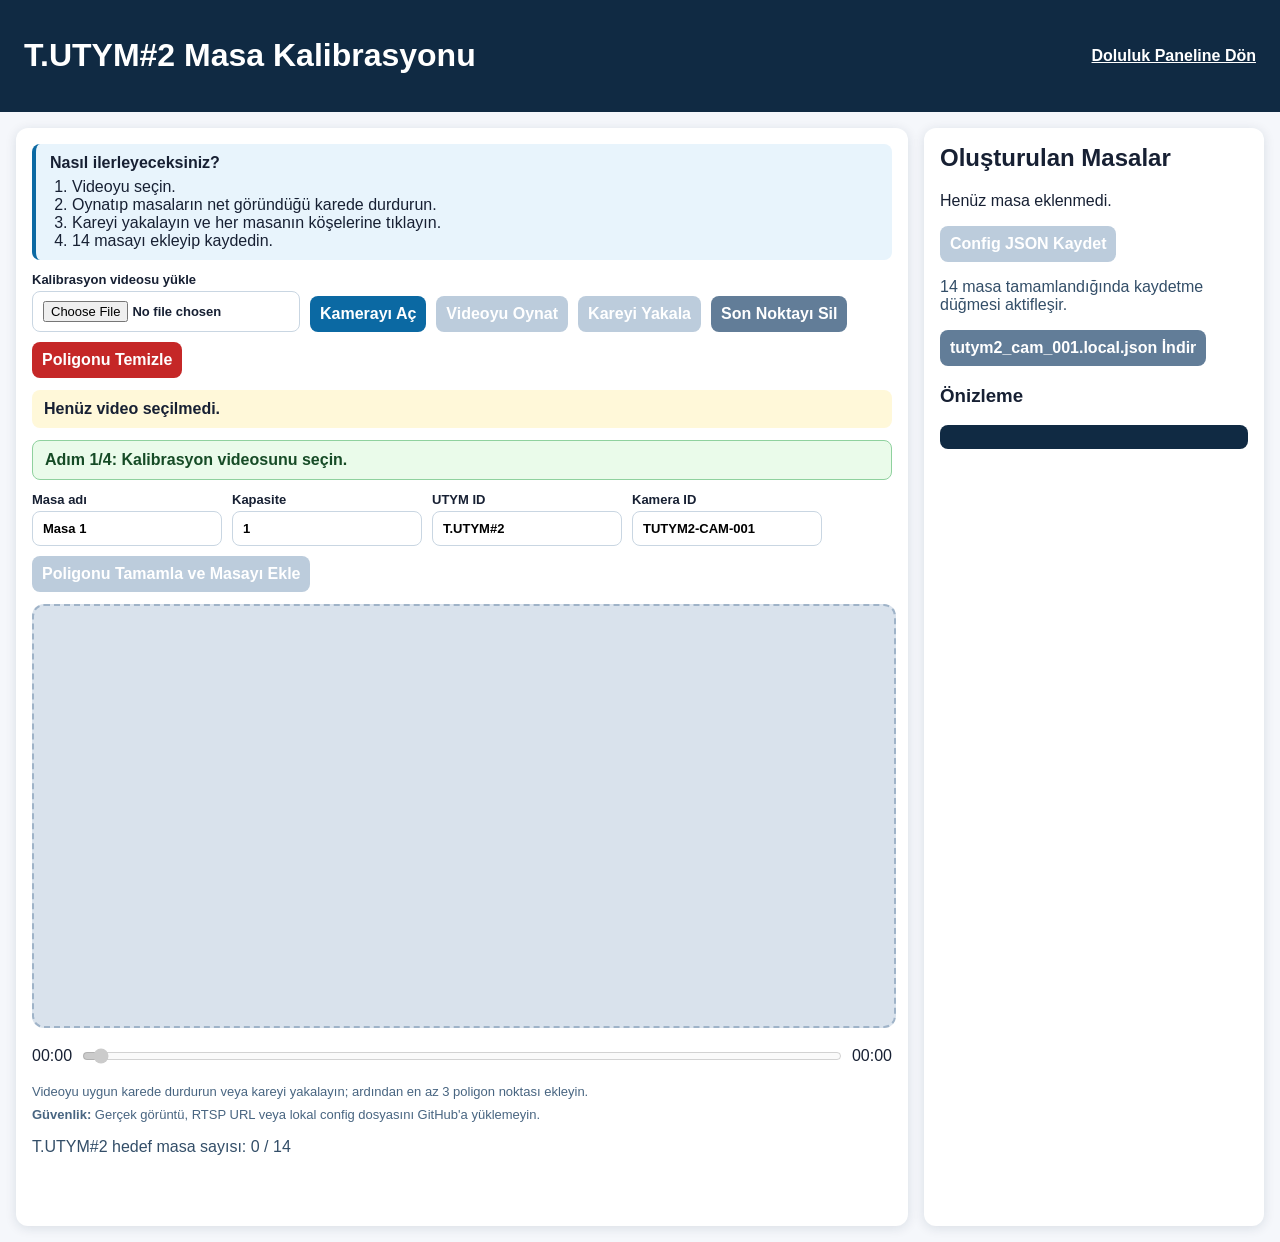
<file: app/ui/static/calibration.html>
<!doctype html>
<html lang="tr">
<head>
  <meta charset="utf-8" />
  <meta name="viewport" content="width=device-width, initial-scale=1" />
  <title>T.UTYM#2 Lokal Masa Kalibrasyonu</title>
  <style>
    :root { color-scheme: light; font-family: Arial, sans-serif; }
    body { margin: 0; background: #f5f7fb; color: #172033; }
    header { align-items: center; display: flex; justify-content: space-between; padding: 16px 24px; background: #102a43; color: white; }
    header a { color: white; font-weight: 700; }
    main { display: grid; grid-template-columns: minmax(0, 1fr) 340px; gap: 16px; padding: 16px; }
    .card { background: white; border-radius: 12px; box-shadow: 0 2px 12px rgb(16 42 67 / 12%); padding: 16px; }
    .toolbar, .fields { display: flex; flex-wrap: wrap; gap: 10px; align-items: end; margin-bottom: 12px; }
    label { display: grid; gap: 4px; font-size: 13px; font-weight: 700; }
    input, button { border: 1px solid #c9d6e2; border-radius: 8px; padding: 9px 10px; font: inherit; }
    button { cursor: pointer; background: #0b69a3; color: white; border: none; font-weight: 700; }
    button.secondary { background: #627d98; }
    button.danger { background: #c52727; }
    button:disabled { background: #bcccdc; cursor: not-allowed; }
    .stage { position: relative; width: 100%; min-height: 420px; border: 2px dashed #9fb3c8; border-radius: 12px; overflow: hidden; background: #d9e2ec; }
    video, img, canvas { position: absolute; inset: 0; width: 100%; height: 100%; object-fit: contain; }
    video, img { background: #111; pointer-events: none; z-index: 1; }
    .stage video:not([hidden]), .stage img:not([hidden]) { display: block !important; visibility: visible !important; }
    canvas { background: transparent; cursor: crosshair; z-index: 2; }
    .hint { color: #486581; font-size: 13px; margin: 8px 0 0; }
    .steps { background: #e8f4fc; border-left: 4px solid #0b69a3; border-radius: 8px; margin-bottom: 12px; padding: 10px 14px; }
    .steps ol { margin: 6px 0 0; padding-left: 22px; }
    .timeline { align-items: center; display: flex; gap: 8px; margin: 8px 0; }
    .timeline input { flex: 1; }
    aside h2 { margin-top: 0; }
    .table-item { border: 1px solid #d9e2ec; border-radius: 10px; padding: 10px; margin-bottom: 10px; background: #f8fbff; }
    .table-item strong { display: block; }
    pre { max-height: 240px; overflow: auto; background: #102a43; color: #d9e2ec; padding: 12px; border-radius: 8px; }
    .status { min-height: 20px; color: #334e68; }
    .video-status { background: #fff8d9; border-radius: 8px; font-weight: 700; margin: 0 0 12px; padding: 10px 12px; }
    .workflow-status { background: #eafbea; border: 1px solid #8fd19e; border-radius: 8px; color: #164b26; font-weight: 700; margin: 0 0 12px; padding: 10px 12px; }
  </style>
</head>
<body>
  <header><h1>T.UTYM#2 Masa Kalibrasyonu</h1><a href="index.html">Doluluk Paneline Dön</a></header>
  <main>
    <section class="card">
      <div class="steps">
        <strong>Nasıl ilerleyeceksiniz?</strong>
        <ol><li>Videoyu seçin.</li><li>Oynatıp masaların net göründüğü karede durdurun.</li><li>Kareyi yakalayın ve her masanın köşelerine tıklayın.</li><li>14 masayı ekleyip kaydedin.</li></ol>
      </div>
      <div class="toolbar">
        <label>Kalibrasyon videosu yükle
          <input id="videoInput" type="file" accept="video/*,.avi,.m4v,.mkv,.mov,.mp4" />
        </label>
        <button id="cameraButton" type="button">Kamerayı Aç</button>
        <button id="playPauseButton" class="secondary" type="button" disabled>Videoyu Oynat</button>
        <button id="snapshotButton" class="secondary" type="button" disabled>Kareyi Yakala</button>
        <button id="undoButton" class="secondary" type="button">Son Noktayı Sil</button>
        <button id="clearButton" class="danger" type="button">Poligonu Temizle</button>
      </div>
      <p id="videoStatus" class="video-status">Henüz video seçilmedi.</p>
      <p id="workflowStatus" class="workflow-status">Adım 1/4: Kalibrasyon videosunu seçin.</p>
      <div class="fields">
        <label>Masa adı
          <input id="tableName" type="text" value="Masa 1" />
        </label>
        <label>Kapasite
          <input id="capacity" type="number" min="1" step="1" value="1" />
        </label>
        <label>UTYM ID
          <input id="utymId" type="text" value="T.UTYM#2" />
        </label>
        <label>Kamera ID
          <input id="cameraId" type="text" value="TUTYM2-CAM-001" />
        </label>
        <button id="addTableButton" type="button" disabled>Poligonu Tamamla ve Masayı Ekle</button>
      </div>
      <div class="stage" id="stage">
        <video id="video" playsinline muted preload="metadata" hidden></video>
        <img id="photo" alt="Kalibrasyon görseli" hidden />
        <canvas id="canvas"></canvas>
      </div>
      <div class="timeline">
        <span id="currentTime">00:00</span>
        <input id="seekInput" type="range" min="0" max="0" step="0.1" value="0" disabled aria-label="Video zamanı" />
        <span id="duration">00:00</span>
      </div>
      <p class="hint">Videoyu uygun karede durdurun veya kareyi yakalayın; ardından en az 3 poligon noktası ekleyin.</p>
      <p class="hint"><strong>Güvenlik:</strong> Gerçek görüntü, RTSP URL veya lokal config dosyasını GitHub'a yüklemeyin.</p>
      <p id="targetStatus" class="status"></p>
      <p id="status" class="status"></p>
    </section>
    <aside class="card">
      <h2>Oluşturulan Masalar</h2>
      <div id="tableList"></div>
      <button id="saveButton" type="button">Config JSON Kaydet</button>
      <p id="saveStatus" class="status">14 masa tamamlandığında kaydetme düğmesi aktifleşir.</p>
      <a id="returnAfterSave" href="index.html?calibration=saved" hidden>Kaydı kontrol etmek için Doluluk Paneline Dön</a>
      <button id="downloadButton" class="secondary" type="button">tutym2_cam_001.local.json İndir</button>
      <h3>Önizleme</h3>
      <pre id="jsonPreview"></pre>
    </aside>
  </main>
<script>
// MERGE-CHECK: TARGET_TABLE_COUNT must stay 14 for T.UTYM#2 calibration.
const TARGET_TABLE_COUNT = 14;
const DEFAULT_CAPACITY = 1;
const DOWNLOAD_FILENAME = 'tutym2_cam_001.local.json';
const state = { tables: [], points: [], width: 1280, height: 720, stream: null, source: null, videoUrl: null, frameUrl: null, selectedFile: null, frameReady: false };
const $ = (id) => document.getElementById(id);
const canvas = $('canvas');
const ctx = canvas.getContext('2d');

function setVideoStatus(message) {
  $('videoStatus').textContent = message;
  $('status').textContent = message;
}

function formatTime(seconds) {
  if (!Number.isFinite(seconds)) return '00:00';
  const minutes = Math.floor(seconds / 60);
  return `${String(minutes).padStart(2, '0')}:${String(Math.floor(seconds % 60)).padStart(2, '0')}`;
}

function updatePlaybackControls() {
  const video = $('video');
  $('playPauseButton').textContent = video.paused ? 'Videoyu Oynat' : 'Videoyu Durdur';
  $('seekInput').value = String(video.currentTime || 0);
  $('currentTime').textContent = formatTime(video.currentTime);
}

function nextTableNumber() {
  const used = new Set(state.tables.map((table) => Number(table.table_id.split('-')[1])));
  for (let number = 1; number <= TARGET_TABLE_COUNT; number += 1) {
    if (!used.has(number)) return number;
  }
  return TARGET_TABLE_COUNT + 1;
}

function updateWorkflowStatus() {
  const nextNumber = nextTableNumber();
  if (!state.selectedFile && !state.stream) {
    $('workflowStatus').textContent = 'Adım 1/4: Kalibrasyon videosunu seçin.';
  } else if (!state.frameReady) {
    $('workflowStatus').textContent = 'Adım 2/4: Net bir görüntü seçip Kareyi Yakala düğmesine basın.';
  } else if (state.tables.length === TARGET_TABLE_COUNT) {
    $('workflowStatus').textContent = 'Adım 4/4: 14 masa tamamlandı. Config JSON Kaydet düğmesine basın.';
  } else if (state.points.length < 3) {
    $('workflowStatus').textContent = `Adım 3/4: Masa ${nextNumber} köşelerine sırayla tıklayın (${state.points.length} nokta).`;
  } else {
    $('workflowStatus').textContent = `Adım 3/4: Masa ${nextNumber} poligonu hazır. Mavi düğmeyle masayı ekleyin.`;
  }
}

async function requestCalibrationFrame(timestamp = 0) {
  if (!state.selectedFile) return false;
  setVideoStatus(`Kalibrasyon karesi hazırlanıyor (${formatTime(timestamp)})...`);
  let response;
  try {
    response = await fetch('/product/calibration-frame', {
      method: 'POST',
      headers: {
        'Content-Type': 'application/octet-stream',
        'X-Video-Filename': state.selectedFile.name,
        'X-Video-Timestamp': String(timestamp),
      },
      body: state.selectedFile,
    });
  } catch (error) {
    setVideoStatus(`Video sunucuya gönderilemedi: ${error.message}`);
    return false;
  }
  if (!response.ok) {
    if (response.status === 404) {
      setVideoStatus('Eski sunucu hâlâ çalışıyor. Tüm T.UTYM#2 Sunucu pencerelerini kapatın ve TUTYM2_KONTROL.bat dosyasını yeniden açın.');
      return false;
    }
    const error = await response.json();
    setVideoStatus(`Kare çıkarılamadı: ${error.detail || response.statusText}`);
    return false;
  }
  const blob = await response.blob();
  if (state.frameUrl) URL.revokeObjectURL(state.frameUrl);
  state.frameUrl = URL.createObjectURL(blob);
  const photo = $('photo');
  photo.onload = () => {
    state.width = Number(response.headers.get('X-Frame-Width')) || photo.naturalWidth;
    state.height = Number(response.headers.get('X-Frame-Height')) || photo.naturalHeight;
    state.frameReady = true;
    photo.hidden = false; $('video').hidden = true; $('video').pause();
    fitCanvas(); render();
    setVideoStatus(`Kare hazır (${formatTime(timestamp)}). Şimdi masanın köşelerine tıklayın.`);
  };
  photo.src = state.frameUrl;
  return true;
}

function fitCanvas() {
  const rect = $('stage').getBoundingClientRect();
  canvas.width = Math.max(1, Math.round(rect.width));
  canvas.height = Math.max(1, Math.round(rect.height));
  draw();
}

function stageToImagePoint(event) {
  const rect = canvas.getBoundingClientRect();
  const scale = Math.min(rect.width / state.width, rect.height / state.height);
  const displayWidth = state.width * scale;
  const displayHeight = state.height * scale;
  const offsetX = (rect.width - displayWidth) / 2;
  const offsetY = (rect.height - displayHeight) / 2;
  const x = event.clientX - rect.left - offsetX;
  const y = event.clientY - rect.top - offsetY;
  if (x < 0 || y < 0 || x > displayWidth || y > displayHeight) return null;
  return [Math.round(x / scale), Math.round(y / scale)];
}

function imageToCanvasPoint(point) {
  const scale = Math.min(canvas.width / state.width, canvas.height / state.height);
  const offsetX = (canvas.width - state.width * scale) / 2;
  const offsetY = (canvas.height - state.height * scale) / 2;
  return [offsetX + point[0] * scale, offsetY + point[1] * scale];
}

function drawPolygon(points, color, fill = false) {
  if (!points.length) return;
  ctx.beginPath();
  points.forEach((point, index) => {
    const [x, y] = imageToCanvasPoint(point);
    index ? ctx.lineTo(x, y) : ctx.moveTo(x, y);
  });
  if (points.length > 2) ctx.closePath();
  ctx.lineWidth = 3;
  ctx.strokeStyle = color;
  ctx.stroke();
  if (fill && points.length > 2) {
    ctx.fillStyle = color.replace('1)', '0.18)');
    ctx.fill();
  }
  points.forEach((point) => {
    const [x, y] = imageToCanvasPoint(point);
    ctx.beginPath(); ctx.arc(x, y, 5, 0, Math.PI * 2); ctx.fillStyle = color; ctx.fill();
  });
}

function drawMediaFrame() {
  const photo = $('photo');
  const video = $('video');
  const media = !photo.hidden && photo.complete ? photo : video;
  const mediaReady = media === photo ? Boolean(photo.naturalWidth) : video.readyState >= 2;
  if (!mediaReady) return;
  const scale = Math.min(canvas.width / state.width, canvas.height / state.height);
  const width = state.width * scale;
  const height = state.height * scale;
  ctx.drawImage(media, (canvas.width - width) / 2, (canvas.height - height) / 2, width, height);
}

function draw() {
  ctx.clearRect(0, 0, canvas.width, canvas.height);
  drawMediaFrame();
  state.tables.forEach((table) => drawPolygon(table.polygon, 'rgba(11, 105, 163, 1)', true));
  drawPolygon(state.points, 'rgba(197, 39, 39, 1)', false);
}

function stopFrameLoop() {
  if (state.animationFrame !== null) cancelAnimationFrame(state.animationFrame);
  state.animationFrame = null;
}

function startFrameLoop() {
  stopFrameLoop();
  const tick = () => {
    draw();
    if (!$('video').paused && !$('video').ended) state.animationFrame = requestAnimationFrame(tick);
    else state.animationFrame = null;
  };
  tick();
}

function configPayload() {
  return {
    utym_id: $('utymId').value.trim(),
    camera_id: $('cameraId').value.trim(),
    source_type: 'rtsp',
    stream_url: 'LOCAL_ONLY_DO_NOT_COMMIT_REAL_RTSP_URL',
    resolution: { width: state.width, height: state.height },
    tables: state.tables,
  };
}

function render() {
  $('targetStatus').textContent = `T.UTYM#2 hedef masa sayısı: ${state.tables.length} / ${TARGET_TABLE_COUNT}`;
  $('addTableButton').disabled = !state.frameReady || state.points.length < 3 || state.tables.length >= TARGET_TABLE_COUNT;
  $('saveButton').disabled = state.tables.length !== TARGET_TABLE_COUNT;
  if (state.tables.length === TARGET_TABLE_COUNT && $('saveStatus').textContent.startsWith('14 masa')) {
    $('saveStatus').textContent = 'Hazır: 14 masa tamamlandı. Config JSON Kaydet düğmesine basın.';
  }
  updateWorkflowStatus();
  $('tableList').innerHTML = state.tables.length ? state.tables.map((table, index) => `
    <div class="table-item">
      <strong>${table.name}</strong>
      <span>Kapasite: ${table.capacity}</span><br />
      <span>Nokta: ${table.polygon.length}</span><br />
      <button class="danger" type="button" onclick="removeTable(${index})">Sil</button>
    </div>`).join('') : '<p>Henüz masa eklenmedi.</p>';
  const remaining = Math.max(0, REQUIRED_TABLE_COUNT - state.tables.length);
  $('completionStatus').textContent = remaining === 0
    ? '14 masa tamamlandı. Config lokal Windows yoluna kaydedilebilir.'
    : `${state.tables.length}/${REQUIRED_TABLE_COUNT} masa eklendi. ${remaining} masa kaldı.`;
  $('saveButton').disabled = state.tables.length !== REQUIRED_TABLE_COUNT;
  $('jsonPreview').textContent = JSON.stringify(configPayload(), null, 2);
  draw();
}

window.removeTable = (index) => {
  state.tables.splice(index, 1);
  $('tableName').value = `Masa ${nextTableNumber()}`;
  render();
};

canvas.addEventListener('click', (event) => {
  const point = stageToImagePoint(event);
  if (!point) return;
  state.points.push(point);
  render();
});

$('videoInput').addEventListener('click', (event) => { event.target.value = ''; });
$('videoInput').addEventListener('change', (event) => {
  const file = event.target.files[0];
  if (!file) return;
  state.selectedFile = file;
  state.frameReady = false;
  setVideoStatus(`Dosya seçildi: ${file.name}. Video hazırlanıyor...`);
  if (state.videoUrl) URL.revokeObjectURL(state.videoUrl);
  const url = URL.createObjectURL(file);
  state.videoUrl = url;
  const video = $('video');
  if ('srcObject' in video) video.srcObject = null;
  video.src = url; video.hidden = false; $('photo').hidden = true;
  $('playPauseButton').disabled = false;
  video.onloadedmetadata = () => {
    state.width = video.videoWidth; state.height = video.videoHeight; state.source = 'video_file';
    $('seekInput').disabled = false; $('seekInput').max = String(video.duration || 0);
    $('duration').textContent = formatTime(video.duration);
    setVideoStatus(`Video hazır: ${file.name} (${state.width}×${state.height}). Net bir kare seçin.`);
    fitCanvas(); render();
    video.play().catch(() => { setVideoStatus('Video hazır. Başlatmak için Videoyu Oynat düğmesine basın.'); });
  };
  video.onloadeddata = () => {
    $('snapshotButton').disabled = false;
    video.hidden = false;
    setVideoStatus(`Video çözüldü: ${file.name}. Kalibrasyon karesi hazırlanıyor...`);
    requestCalibrationFrame(Math.min(1, video.duration || 0));
  };
  video.onerror = () => { setVideoStatus('Video açılamadı. Dosya bozuk veya tarayıcının desteklemediği bir codec kullanıyor olabilir. MP4 (H.264) deneyin.'); };
  video.load();
  window.setTimeout(() => {
    if (video.readyState === 0 && video.src === url) setVideoStatus('Video hâlâ açılamadı. MP4/H.264 dosyası deneyin veya sayfayı Ctrl+F5 ile yenileyin.');
  }, 5000);
});

$('playPauseButton').addEventListener('click', async () => {
  const video = $('video');
  if (video.paused) {
    $('photo').hidden = true; video.hidden = false;
    try { await video.play(); } catch (error) { setVideoStatus(`Video oynatılamadı: ${error.message}`); }
  } else {
    video.pause();
    setVideoStatus('Video durduruldu. Bu kare uygunsa Kareyi Yakala düğmesine basın.');
  }
  updatePlaybackControls();
});

$('video').addEventListener('play', updatePlaybackControls);
$('video').addEventListener('pause', updatePlaybackControls);
$('video').addEventListener('timeupdate', updatePlaybackControls);
$('seekInput').addEventListener('input', (event) => {
  const video = $('video');
  video.currentTime = Number(event.target.value);
  updatePlaybackControls();
});

$('cameraButton').addEventListener('click', async () => {
  try {
    state.stream = await navigator.mediaDevices.getUserMedia({ video: true });
    state.frameReady = false;
    $('video').srcObject = state.stream; await $('video').play();
    $('video').hidden = false; $('photo').hidden = true; $('snapshotButton').disabled = false;
    state.width = $('video').videoWidth || 1280; state.height = $('video').videoHeight || 720; state.source = 'camera';
    fitCanvas(); render();
  } catch (error) { $('status').textContent = `Kamera açılamadı: ${error.message}`; }
});

$('snapshotButton').addEventListener('click', () => {
  if ($('video').readyState < 2) { setVideoStatus('Video karesi henüz hazır değil. Birkaç saniye bekleyin veya başka MP4/H.264 dosyası deneyin.'); return; }
  if (!$('photo').hidden && state.frameReady) {
    setVideoStatus('Kalibrasyon karesi zaten hazır. Şimdi masanın köşelerine sırayla tıklayın.');
    return;
  }
  const video = $('video');
  video.pause();
  video.hidden = false;
  $('photo').hidden = true;
  state.frameReady = true;
  setVideoStatus('Kare sabitlendi. Video görüntüsü ekranda kalacak; şimdi masanın köşelerine sırayla tıklayın.');
  updatePlaybackControls();
  render();
});

$('undoButton').addEventListener('click', () => { state.points.pop(); render(); });
$('clearButton').addEventListener('click', () => { state.points = []; render(); });
$('addTableButton').addEventListener('click', () => {
  const name = $('tableName').value.trim(); const capacity = Number($('capacity').value);
  if (!name) { $('status').textContent = 'Masa adı girin.'; return; }
  if (!Number.isInteger(capacity) || capacity < 1) { $('status').textContent = 'Kapasite pozitif tam sayı olmalı.'; return; }
  if (state.points.length < 3) { $('status').textContent = 'Poligon için en az 3 nokta ekleyin.'; return; }
  if (state.tables.length >= TARGET_TABLE_COUNT) { $('status').textContent = `T.UTYM#2 için hedef masa sayısı ${TARGET_TABLE_COUNT}. Daha fazla masa eklenemez.`; return; }
  const tableNumber = nextTableNumber();
  state.tables.push({ table_id: `T-${String(tableNumber).padStart(3, '0')}`, name, capacity, polygon: [...state.points] });
  state.points = [];
  $('tableName').value = state.tables.length < TARGET_TABLE_COUNT ? `Masa ${nextTableNumber()}` : '';
  $('capacity').value = String(DEFAULT_CAPACITY);
  $('status').textContent = `Masa eklendi. ${state.tables.length} / ${TARGET_TABLE_COUNT}`;
  render();
});

$('saveButton').addEventListener('click', async () => {
  const button = $('saveButton');
  const controller = new AbortController();
  const timeout = window.setTimeout(() => controller.abort(), 15000);
  button.disabled = true;
  button.textContent = 'Kaydediliyor...';
  $('saveStatus').textContent = 'Kalibrasyon yerel dosyaya kaydediliyor...';
  try {
    const response = await fetch('/calibration/config', {
      method: 'POST',
      headers: { 'Content-Type': 'application/json' },
      body: JSON.stringify(configPayload()),
      signal: controller.signal,
    });
    const data = await response.json();
    if (!response.ok) throw new Error(data.detail || response.statusText);
    button.textContent = 'Kalibrasyon Kaydedildi';
    $('saveStatus').textContent = 'Başarılı: 14 masa kalibrasyonu yerel dosyaya kaydedildi.';
    $('returnAfterSave').hidden = false;
    $('workflowStatus').textContent = 'Tamamlandı: Doluluk Paneline Dön bağlantısına basıp Yenile seçeneğini kullanın.';
    $('status').textContent = 'Kalibrasyon kaydedildi. Doluluk Paneline Dön bağlantısıyla hazırlık durumunu yenileyin.';
  } catch (error) {
    const message = error.name === 'AbortError' ? 'Kaydetme 15 saniyede tamamlanamadı. Sunucu penceresini kontrol edin.' : error.message;
    button.disabled = false;
    button.textContent = 'Config JSON Kaydet';
    $('saveStatus').textContent = `Kaydetme hatası: ${message}`;
    $('status').textContent = `Kaydetme hatası: ${message}`;
  } finally {
    window.clearTimeout(timeout);
  }
});
$('downloadButton').addEventListener('click', () => {
  if (state.tables.length !== REQUIRED_TABLE_COUNT) { $('status').textContent = 'JSON indirmeden önce 14 masa tamamlanmalı.'; return; }
  const blob = new Blob([JSON.stringify(configPayload(), null, 2)], { type: 'application/json' });
  const link = Object.assign(document.createElement('a'), { href: URL.createObjectURL(blob), download: DOWNLOAD_FILENAME });
  link.click(); URL.revokeObjectURL(link.href);
});
window.addEventListener('resize', fitCanvas);
window.addEventListener('beforeunload', () => {
  if (state.videoUrl) URL.revokeObjectURL(state.videoUrl);
  if (state.frameUrl) URL.revokeObjectURL(state.frameUrl);
});
fitCanvas(); render();
</script>
</body>
</html>
</file>
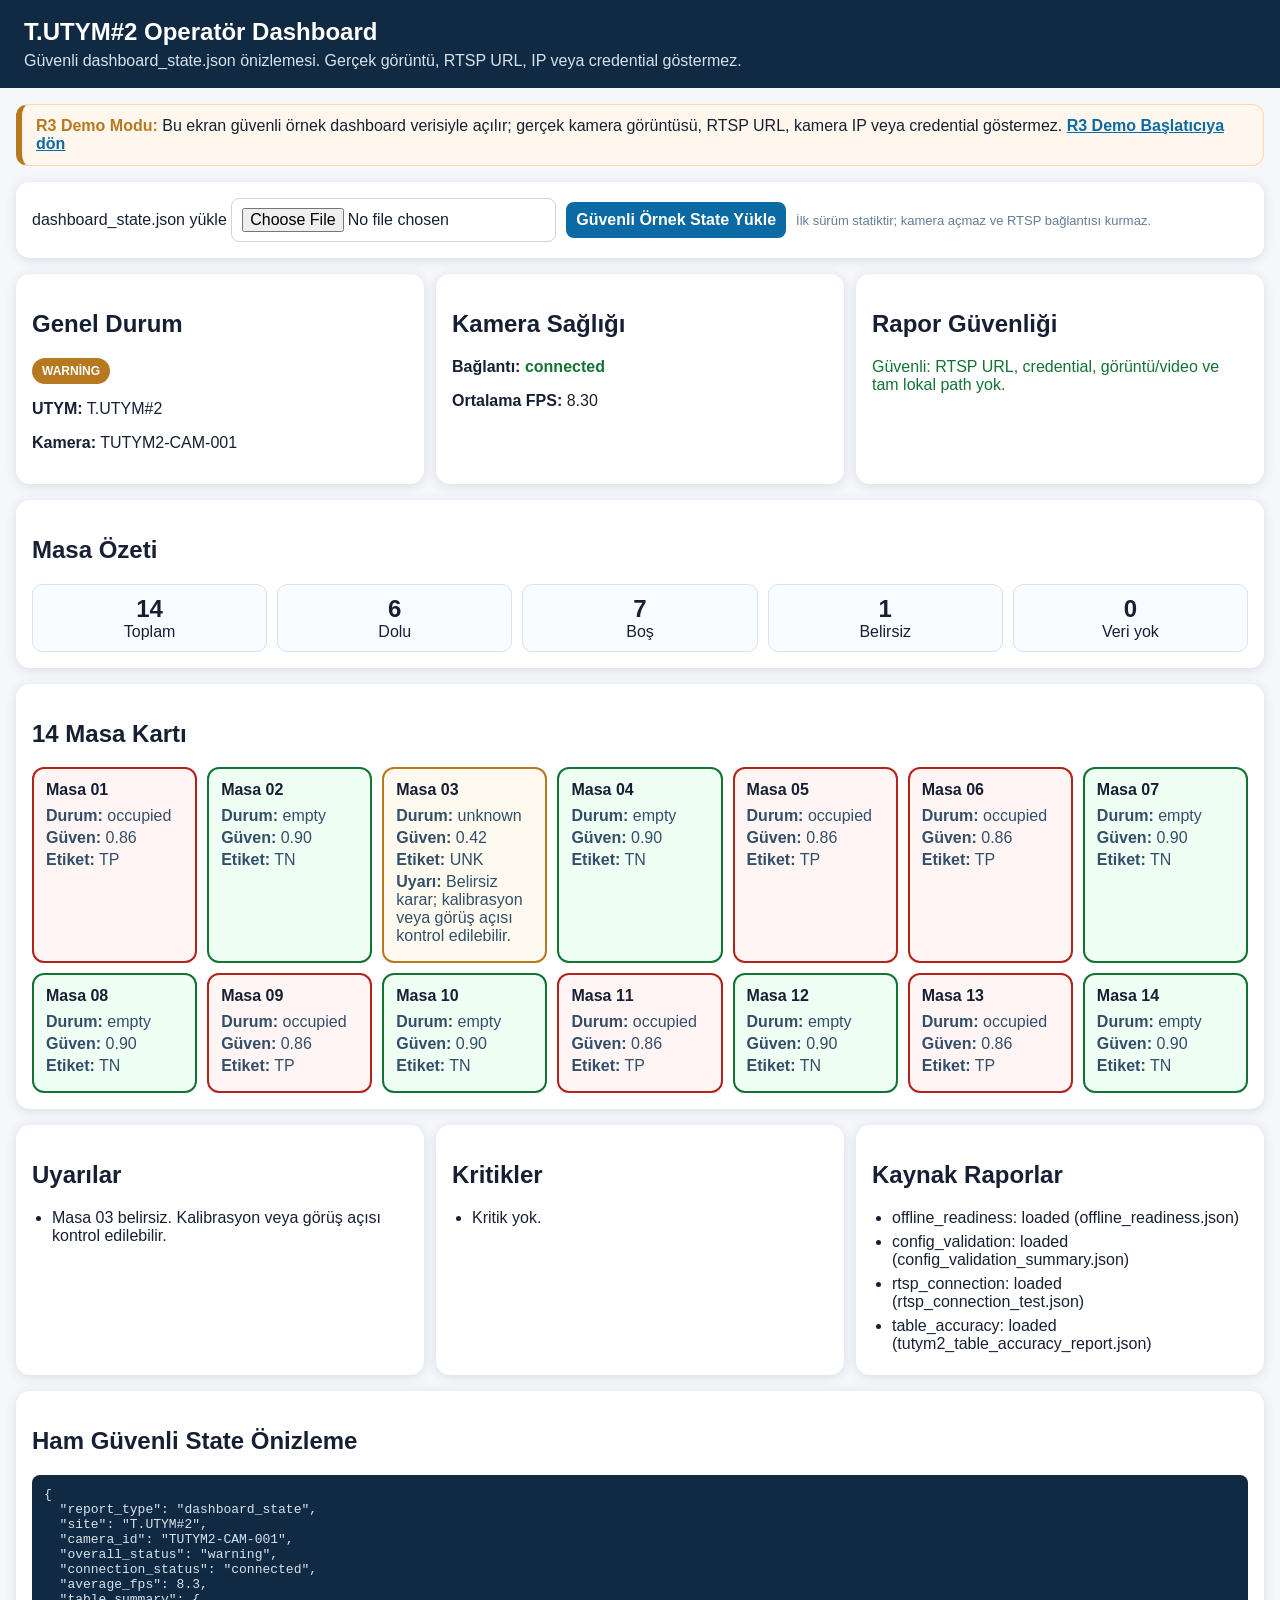
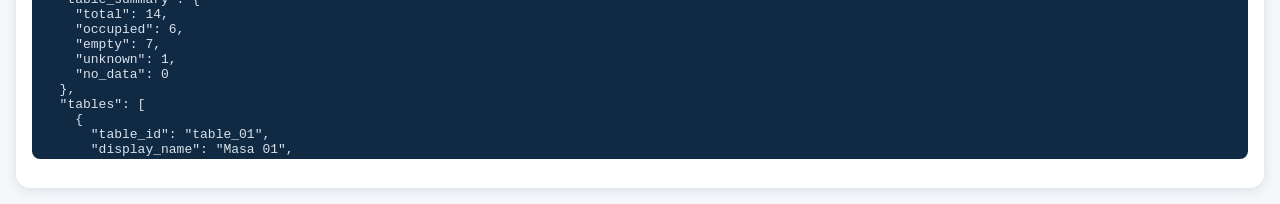
<file: app/ui/static/tutym2_dashboard.html>
<!doctype html>
<html lang="tr">
<head>
  <meta charset="utf-8" />
  <meta name="viewport" content="width=device-width, initial-scale=1" />
  <title>T.UTYM#2 Operatör Dashboard</title>
  <style>
    :root {
      color-scheme: light;
      --navy: #102a43;
      --blue: #0b69a3;
      --bg: #f5f7fb;
      --card: #ffffff;
      --muted: #627d98;
      --green: #137333;
      --yellow: #b7791f;
      --red: #b42318;
      --gray: #6b7280;
      font-family: Arial, sans-serif;
    }
    body { margin: 0; background: var(--bg); color: #172033; }
    header { background: var(--navy); color: white; padding: 18px 24px; }
    header h1 { margin: 0 0 6px; font-size: 24px; }
    header p { margin: 0; color: #d9e2ec; }
    main { padding: 16px; display: grid; gap: 16px; }
    .grid { display: grid; grid-template-columns: repeat(auto-fit, minmax(220px, 1fr)); gap: 12px; }
    .card { background: var(--card); border-radius: 14px; box-shadow: 0 2px 12px rgb(16 42 67 / 12%); padding: 16px; }
    .status { display: inline-block; border-radius: 999px; padding: 6px 10px; color: white; font-weight: 700; text-transform: uppercase; font-size: 12px; }
    .normal { background: var(--green); }
    .warning { background: var(--yellow); }
    .critical { background: var(--red); }
    .not_ready, .unknown { background: var(--gray); }
    .connected { color: var(--green); font-weight: 700; }
    .disconnected { color: var(--red); font-weight: 700; }
    .not_tested { color: var(--gray); font-weight: 700; }
    .summary { display: grid; grid-template-columns: repeat(5, 1fr); gap: 10px; }
    .summary div { background: #f8fbff; border: 1px solid #d9e2ec; border-radius: 10px; padding: 10px; text-align: center; }
    .summary strong { display: block; font-size: 24px; }
    .tables { display: grid; grid-template-columns: repeat(auto-fit, minmax(150px, 1fr)); gap: 10px; }
    .table-card { border-radius: 12px; padding: 12px; border: 2px solid transparent; background: #f8fbff; }
    .table-card.red_or_orange { border-color: var(--red); background: #fff5f5; }
    .table-card.green { border-color: var(--green); background: #f0fff4; }
    .table-card.yellow { border-color: var(--yellow); background: #fffaf0; }
    .table-card.gray { border-color: var(--gray); background: #f3f4f6; }
    .table-card h3 { margin: 0 0 8px; font-size: 16px; }
    .table-card p { margin: 4px 0; color: #334e68; }
    .panel-list { margin: 0; padding-left: 20px; }
    .panel-list li { margin: 6px 0; }
    .toolbar { display: flex; flex-wrap: wrap; align-items: center; gap: 10px; }
    input[type="file"], button { border: 1px solid #c9d6e2; border-radius: 8px; padding: 9px 10px; font: inherit; }
    button { background: var(--blue); color: white; border: none; font-weight: 700; cursor: pointer; }
    pre { max-height: 260px; overflow: auto; background: var(--navy); color: #d9e2ec; padding: 12px; border-radius: 8px; }
    .hint { color: var(--muted); font-size: 13px; }

    .demo-banner { background: #fff7ed; border: 1px solid #fed7aa; border-left: 6px solid var(--yellow); border-radius: 12px; padding: 12px 14px; }
    .demo-banner strong { color: var(--yellow); }
    .demo-banner a { color: var(--blue); font-weight: 700; }
  </style>
</head>
<body>
  <header>
    <h1>T.UTYM#2 Operatör Dashboard</h1>
    <p>Güvenli dashboard_state.json önizlemesi. Gerçek görüntü, RTSP URL, IP veya credential göstermez.</p>
  </header>
  <main>

    <section class="demo-banner">
      <strong>R3 Demo Modu:</strong> Bu ekran güvenli örnek dashboard verisiyle açılır; gerçek kamera görüntüsü, RTSP URL, kamera IP veya credential göstermez.
      <a href="tutym2_r3_demo_launcher.html">R3 Demo Başlatıcıya dön</a>
    </section>
    <section class="card toolbar">
      <label>dashboard_state.json yükle
        <input id="stateFile" type="file" accept="application/json,.json" />
      </label>
      <button id="loadExample" type="button">Güvenli Örnek State Yükle</button>
      <span class="hint">İlk sürüm statiktir; kamera açmaz ve RTSP bağlantısı kurmaz.</span>
    </section>

    <section class="grid">
      <div class="card">
        <h2>Genel Durum</h2>
        <p><span id="overall" class="status unknown">not_ready</span></p>
        <p><strong>UTYM:</strong> <span id="site">-</span></p>
        <p><strong>Kamera:</strong> <span id="camera">-</span></p>
      </div>
      <div class="card">
        <h2>Kamera Sağlığı</h2>
        <p><strong>Bağlantı:</strong> <span id="connection" class="not_tested">not_tested</span></p>
        <p><strong>Ortalama FPS:</strong> <span id="fps">-</span></p>
      </div>
      <div class="card">
        <h2>Rapor Güvenliği</h2>
        <p id="safetyText">State yüklenmedi.</p>
      </div>
    </section>

    <section class="card">
      <h2>Masa Özeti</h2>
      <div class="summary">
        <div><strong id="sumTotal">0</strong>Toplam</div>
        <div><strong id="sumOccupied">0</strong>Dolu</div>
        <div><strong id="sumEmpty">0</strong>Boş</div>
        <div><strong id="sumUnknown">0</strong>Belirsiz</div>
        <div><strong id="sumNoData">0</strong>Veri yok</div>
      </div>
    </section>

    <section class="card">
      <h2>14 Masa Kartı</h2>
      <div id="tables" class="tables"></div>
    </section>

    <section class="grid">
      <div class="card">
        <h2>Uyarılar</h2>
        <ul id="warnings" class="panel-list"></ul>
      </div>
      <div class="card">
        <h2>Kritikler</h2>
        <ul id="criticals" class="panel-list"></ul>
      </div>
      <div class="card">
        <h2>Kaynak Raporlar</h2>
        <ul id="sources" class="panel-list"></ul>
      </div>
    </section>

    <section class="card">
      <h2>Ham Güvenli State Önizleme</h2>
      <pre id="rawState"></pre>
    </section>
  </main>

<script>
const SAFE_EXAMPLE_STATE = {
  report_type: 'dashboard_state',
  site: 'T.UTYM#2',
  camera_id: 'TUTYM2-CAM-001',
  overall_status: 'warning',
  connection_status: 'connected',
  average_fps: 8.3,
  table_summary: { total: 14, occupied: 6, empty: 7, unknown: 1, no_data: 0 },
  tables: Array.from({ length: 14 }, (_, index) => {
    const id = String(index + 1).padStart(2, '0');
    const unknown = index === 2;
    const occupied = [0, 4, 5, 8, 10, 12].includes(index);
    const state = unknown ? 'unknown' : occupied ? 'occupied' : 'empty';
    return {
      table_id: `table_${id}`,
      display_name: `Masa ${id}`,
      state,
      confidence: unknown ? 0.42 : occupied ? 0.86 : 0.9,
      label: unknown ? 'UNK' : occupied ? 'TP' : 'TN',
      color: unknown ? 'yellow' : occupied ? 'red_or_orange' : 'green',
      warning: unknown ? 'Belirsiz karar; kalibrasyon veya görüş açısı kontrol edilebilir.' : null,
    };
  }),
  warnings: ['Masa 03 belirsiz. Kalibrasyon veya görüş açısı kontrol edilebilir.'],
  criticals: [],
  sources: {
    offline_readiness: { status: 'loaded', name: 'offline_readiness.json' },
    config_validation: { status: 'loaded', name: 'config_validation_summary.json' },
    rtsp_connection: { status: 'loaded', name: 'rtsp_connection_test.json' },
    table_accuracy: { status: 'loaded', name: 'tutym2_table_accuracy_report.json' },
  },
  safety: {
    contains_rtsp_url: false,
    contains_credentials: false,
    contains_image_or_video: false,
    contains_full_local_path: false,
  },
};

const $ = (id) => document.getElementById(id);

function renderState(state) {
  $('site').textContent = state.site || '-';
  $('camera').textContent = state.camera_id || '-';
  const overall = state.overall_status || 'not_ready';
  $('overall').textContent = overall;
  $('overall').className = `status ${overall}`;
  const connection = state.connection_status || 'not_tested';
  $('connection').textContent = connection;
  $('connection').className = connection;
  $('fps').textContent = typeof state.average_fps === 'number' ? state.average_fps.toFixed(2) : '-';

  const summary = state.table_summary || {};
  $('sumTotal').textContent = summary.total ?? 0;
  $('sumOccupied').textContent = summary.occupied ?? 0;
  $('sumEmpty').textContent = summary.empty ?? 0;
  $('sumUnknown').textContent = summary.unknown ?? 0;
  $('sumNoData').textContent = summary.no_data ?? 0;

  const safety = state.safety || {};
  const safe = Object.values(safety).every((value) => value === false);
  $('safetyText').textContent = safe ? 'Güvenli: RTSP URL, credential, görüntü/video ve tam lokal path yok.' : 'Kritik: Safety alanında true değer var. Paylaşmayın.';
  $('safetyText').style.color = safe ? '#137333' : '#b42318';

  renderTables(state.tables || []);
  renderList('warnings', state.warnings || [], 'Uyarı yok.');
  renderList('criticals', state.criticals || [], 'Kritik yok.');
  renderSources(state.sources || {});
  $('rawState').textContent = JSON.stringify(state, null, 2);
}

function renderTables(tables) {
  $('tables').innerHTML = '';
  tables.forEach((table) => {
    const card = document.createElement('article');
    card.className = `table-card ${table.color || 'gray'}`;
    card.innerHTML = `
      <h3>${escapeHtml(table.display_name || table.table_id || 'Masa')}</h3>
      <p><strong>Durum:</strong> ${escapeHtml(table.state || 'no_data')}</p>
      <p><strong>Güven:</strong> ${typeof table.confidence === 'number' ? table.confidence.toFixed(2) : '-'}</p>
      <p><strong>Etiket:</strong> ${escapeHtml(table.label || '-')}</p>
      ${table.warning ? `<p><strong>Uyarı:</strong> ${escapeHtml(table.warning)}</p>` : ''}
    `;
    $('tables').appendChild(card);
  });
}

function renderList(id, items, emptyText) {
  const list = $(id);
  list.innerHTML = '';
  if (!items.length) {
    const item = document.createElement('li');
    item.textContent = emptyText;
    list.appendChild(item);
    return;
  }
  items.forEach((text) => {
    const item = document.createElement('li');
    item.textContent = text;
    list.appendChild(item);
  });
}

function renderSources(sources) {
  const items = Object.entries(sources).map(([key, value]) => `${key}: ${value.status} (${value.name})`);
  renderList('sources', items, 'Kaynak rapor yok.');
}

function escapeHtml(value) {
  return String(value).replace(/[&<>'"]/g, (char) => ({ '&': '&amp;', '<': '&lt;', '>': '&gt;', "'": '&#39;', '"': '&quot;' }[char]));
}

$('loadExample').addEventListener('click', () => renderState(SAFE_EXAMPLE_STATE));
$('stateFile').addEventListener('change', async (event) => {
  const file = event.target.files[0];
  if (!file) return;
  try {
    const state = JSON.parse(await file.text());
    renderState(state);
  } catch (error) {
    alert(`dashboard_state.json okunamadı: ${error.message}`);
  }
});

renderState(SAFE_EXAMPLE_STATE);
</script>
</body>
</html>
</file>
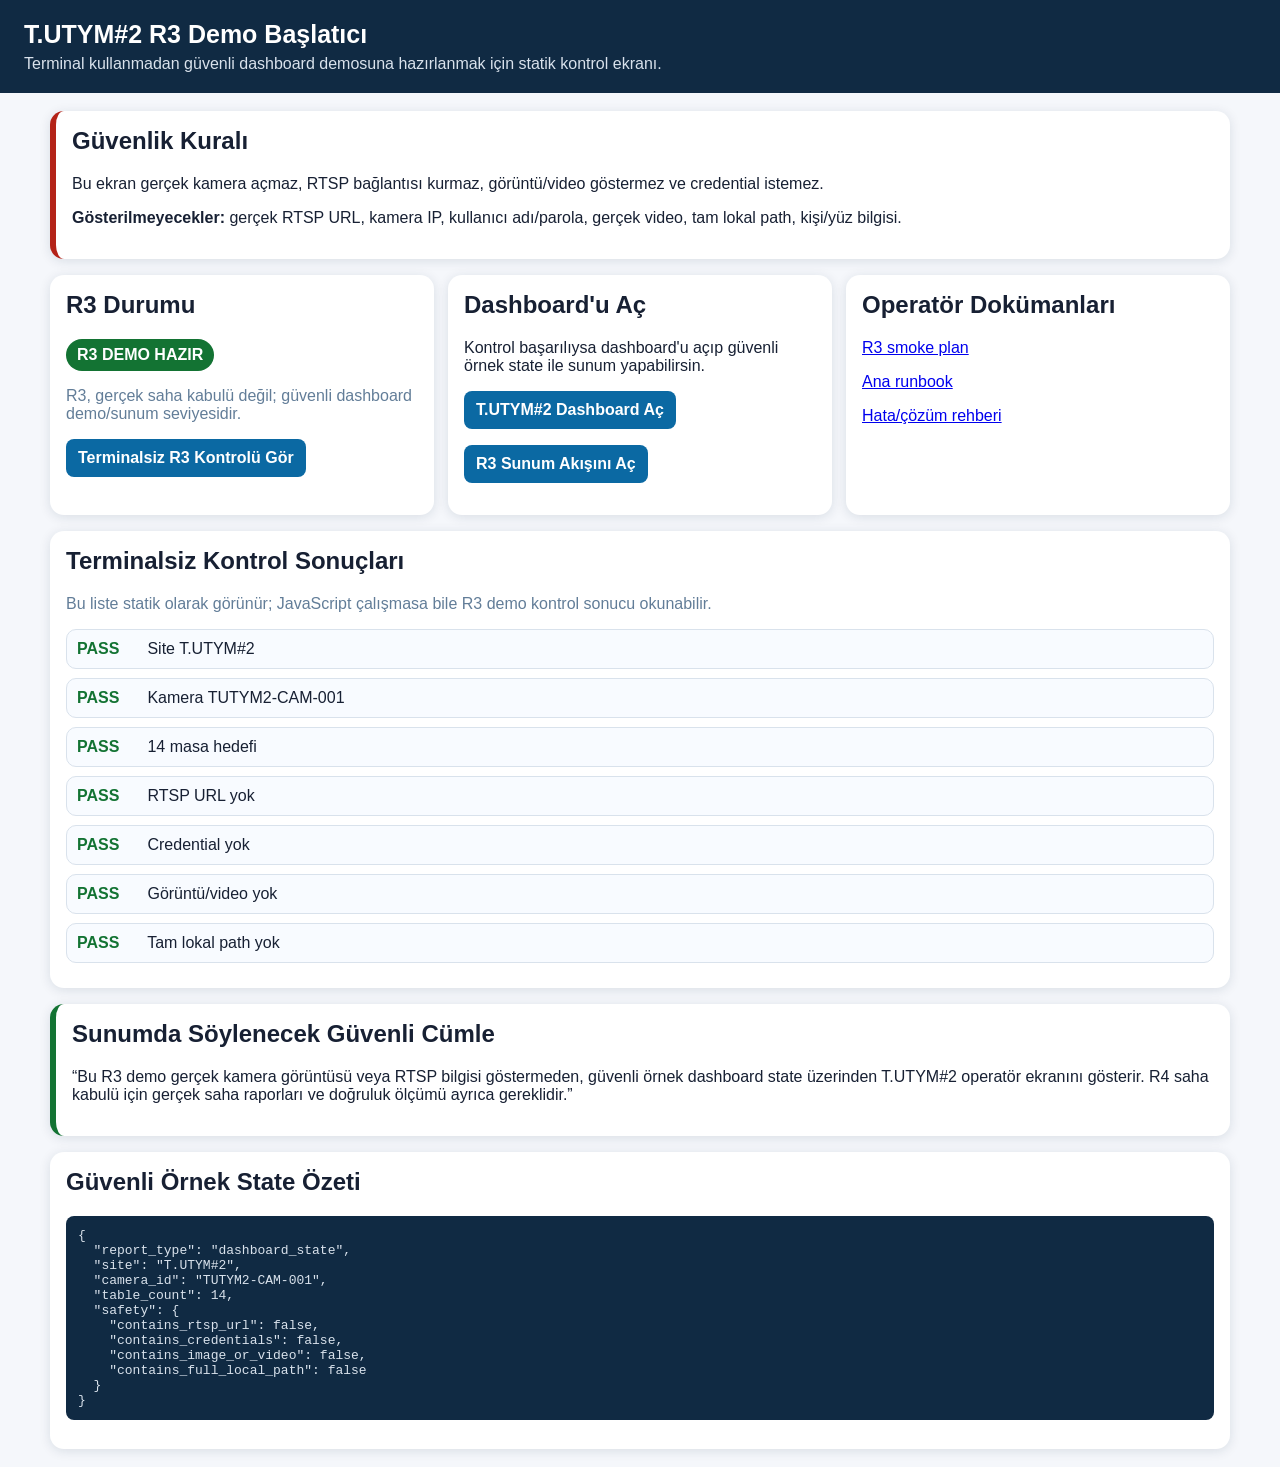
<file: app/ui/static/tutym2_r3_demo_launcher.html>
<!doctype html>
<html lang="tr">
<head>
  <meta charset="utf-8" />
  <meta name="viewport" content="width=device-width, initial-scale=1" />
  <title>T.UTYM#2 R3 Demo Başlatıcı</title>
  <style>
    :root {
      color-scheme: light;
      --navy: #102a43;
      --blue: #0b69a3;
      --green: #137333;
      --yellow: #b7791f;
      --red: #b42318;
      --bg: #f5f7fb;
      --card: #ffffff;
      --muted: #627d98;
      font-family: Arial, sans-serif;
    }
    body { margin: 0; background: var(--bg); color: #172033; }
    header { background: var(--navy); color: #fff; padding: 20px 24px; }
    header h1 { margin: 0 0 6px; font-size: 25px; }
    header p { margin: 0; color: #d9e2ec; }
    main { padding: 18px; display: grid; gap: 16px; max-width: 1180px; margin: 0 auto; }
    .grid { display: grid; grid-template-columns: repeat(auto-fit, minmax(260px, 1fr)); gap: 14px; }
    .card { background: var(--card); border-radius: 14px; box-shadow: 0 2px 12px rgb(16 42 67 / 12%); padding: 16px; }
    .card h2 { margin-top: 0; }
    .status { display: inline-block; border-radius: 999px; padding: 7px 11px; color: white; font-weight: 700; text-transform: uppercase; }
    .pass { background: var(--green); }
    .warn { background: var(--yellow); }
    .fail { background: var(--red); }
    .muted { color: var(--muted); }
    .checklist { list-style: none; padding: 0; margin: 0; }
    .checklist li { margin: 9px 0; padding: 10px; border-radius: 10px; background: #f8fbff; border: 1px solid #d9e2ec; }
    .checklist strong { display: inline-block; min-width: 66px; }
    .ok { color: var(--green); font-weight: 700; }
    .bad { color: var(--red); font-weight: 700; }
    button, a.button { display: inline-block; border: 0; border-radius: 8px; background: var(--blue); color: #fff; padding: 10px 12px; font: inherit; font-weight: 700; cursor: pointer; text-decoration: none; }
    .secondary { background: #486581; }
    pre { white-space: pre-wrap; background: var(--navy); color: #d9e2ec; padding: 12px; border-radius: 8px; max-height: 260px; overflow: auto; }
    .danger { border-left: 6px solid var(--red); }
    .success { border-left: 6px solid var(--green); }
  </style>
</head>
<body>
  <header>
    <h1>T.UTYM#2 R3 Demo Başlatıcı</h1>
    <p>Terminal kullanmadan güvenli dashboard demosuna hazırlanmak için statik kontrol ekranı.</p>
  </header>

  <main>
    <section class="card danger">
      <h2>Güvenlik Kuralı</h2>
      <p>Bu ekran gerçek kamera açmaz, RTSP bağlantısı kurmaz, görüntü/video göstermez ve credential istemez.</p>
      <p><strong>Gösterilmeyecekler:</strong> gerçek RTSP URL, kamera IP, kullanıcı adı/parola, gerçek video, tam lokal path, kişi/yüz bilgisi.</p>
    </section>

    <section class="grid">
      <div class="card">
        <h2>R3 Durumu</h2>
        <p><span id="overall" class="status pass">R3 DEMO HAZIR</span></p>
        <p class="muted">R3, gerçek saha kabulü değil; güvenli dashboard demo/sunum seviyesidir.</p>
        <a id="runCheck" class="button" href="#check-results" role="button">Terminalsiz R3 Kontrolü Gör</a>
      </div>
      <div class="card">
        <h2>Dashboard'u Aç</h2>
        <p>Kontrol başarılıysa dashboard'u açıp güvenli örnek state ile sunum yapabilirsin.</p>
        <p><a class="button" href="tutym2_dashboard.html" target="_blank" rel="noopener">T.UTYM#2 Dashboard Aç</a></p>
        <p><a class="button secondary" href="tutym2_r3_presentation.html" target="_blank" rel="noopener">R3 Sunum Akışını Aç</a></p>
      </div>
      <div class="card">
        <h2>Operatör Dokümanları</h2>
        <p><a href="../../../docs/deployment/tutym2_r3_dashboard_demo_smoke_plan.md">R3 smoke plan</a></p>
        <p><a href="../../../docs/deployment/tutym2_operator_master_runbook.md">Ana runbook</a></p>
        <p><a href="../../../docs/deployment/tutym2_operator_troubleshooting_guide.md">Hata/çözüm rehberi</a></p>
      </div>
    </section>

    <section id="check-results" class="card">
      <h2>Terminalsiz Kontrol Sonuçları</h2>
      <p class="muted">Bu liste statik olarak görünür; JavaScript çalışmasa bile R3 demo kontrol sonucu okunabilir.</p>
      <ul id="checks" class="checklist">
        <li><strong class="ok">PASS</strong> Site T.UTYM#2</li>
        <li><strong class="ok">PASS</strong> Kamera TUTYM2-CAM-001</li>
        <li><strong class="ok">PASS</strong> 14 masa hedefi</li>
        <li><strong class="ok">PASS</strong> RTSP URL yok</li>
        <li><strong class="ok">PASS</strong> Credential yok</li>
        <li><strong class="ok">PASS</strong> Görüntü/video yok</li>
        <li><strong class="ok">PASS</strong> Tam lokal path yok</li>
      </ul>
    </section>

    <section class="card success">
      <h2>Sunumda Söylenecek Güvenli Cümle</h2>
      <p>“Bu R3 demo gerçek kamera görüntüsü veya RTSP bilgisi göstermeden, güvenli örnek dashboard state üzerinden T.UTYM#2 operatör ekranını gösterir. R4 saha kabulü için gerçek saha raporları ve doğruluk ölçümü ayrıca gereklidir.”</p>
    </section>

    <section class="card">
      <h2>Güvenli Örnek State Özeti</h2>
      <pre id="statePreview"></pre>
    </section>
  </main>

<script>
const SAFE_R3_STATE = {
  report_type: 'dashboard_state',
  site: 'T.UTYM#2',
  camera_id: 'TUTYM2-CAM-001',
  table_count: 14,
  safety: {
    contains_rtsp_url: false,
    contains_credentials: false,
    contains_image_or_video: false,
    contains_full_local_path: false,
  },
};

const REQUIRED = [
  ['Site T.UTYM#2', SAFE_R3_STATE.site === 'T.UTYM#2'],
  ['Kamera TUTYM2-CAM-001', SAFE_R3_STATE.camera_id === 'TUTYM2-CAM-001'],
  ['14 masa hedefi', SAFE_R3_STATE.table_count === 14],
  ['RTSP URL yok', SAFE_R3_STATE.safety.contains_rtsp_url === false],
  ['Credential yok', SAFE_R3_STATE.safety.contains_credentials === false],
  ['Görüntü/video yok', SAFE_R3_STATE.safety.contains_image_or_video === false],
  ['Tam lokal path yok', SAFE_R3_STATE.safety.contains_full_local_path === false],
];

function renderChecks() {
  const list = document.getElementById('checks');
  list.innerHTML = '';
  let passCount = 0;
  REQUIRED.forEach(([name, ok]) => {
    if (ok) passCount += 1;
    const item = document.createElement('li');
    item.innerHTML = `<strong class="${ok ? 'ok' : 'bad'}">${ok ? 'PASS' : 'FAIL'}</strong> ${escapeHtml(name)}`;
    list.appendChild(item);
  });
  const allPass = passCount === REQUIRED.length;
  const overall = document.getElementById('overall');
  overall.textContent = allPass ? 'R3 DEMO HAZIR' : 'R3 BLOKE';
  overall.className = `status ${allPass ? 'pass' : 'fail'}`;
}

function escapeHtml(value) {
  return String(value).replace(/[&<>'"]/g, (char) => ({ '&': '&amp;', '<': '&lt;', '>': '&gt;', "'": '&#39;', '"': '&quot;' }[char]));
}

document.getElementById('runCheck').addEventListener('click', renderChecks);
document.getElementById('statePreview').textContent = JSON.stringify(SAFE_R3_STATE, null, 2);
renderChecks();
</script>
</body>
</html>
</file>
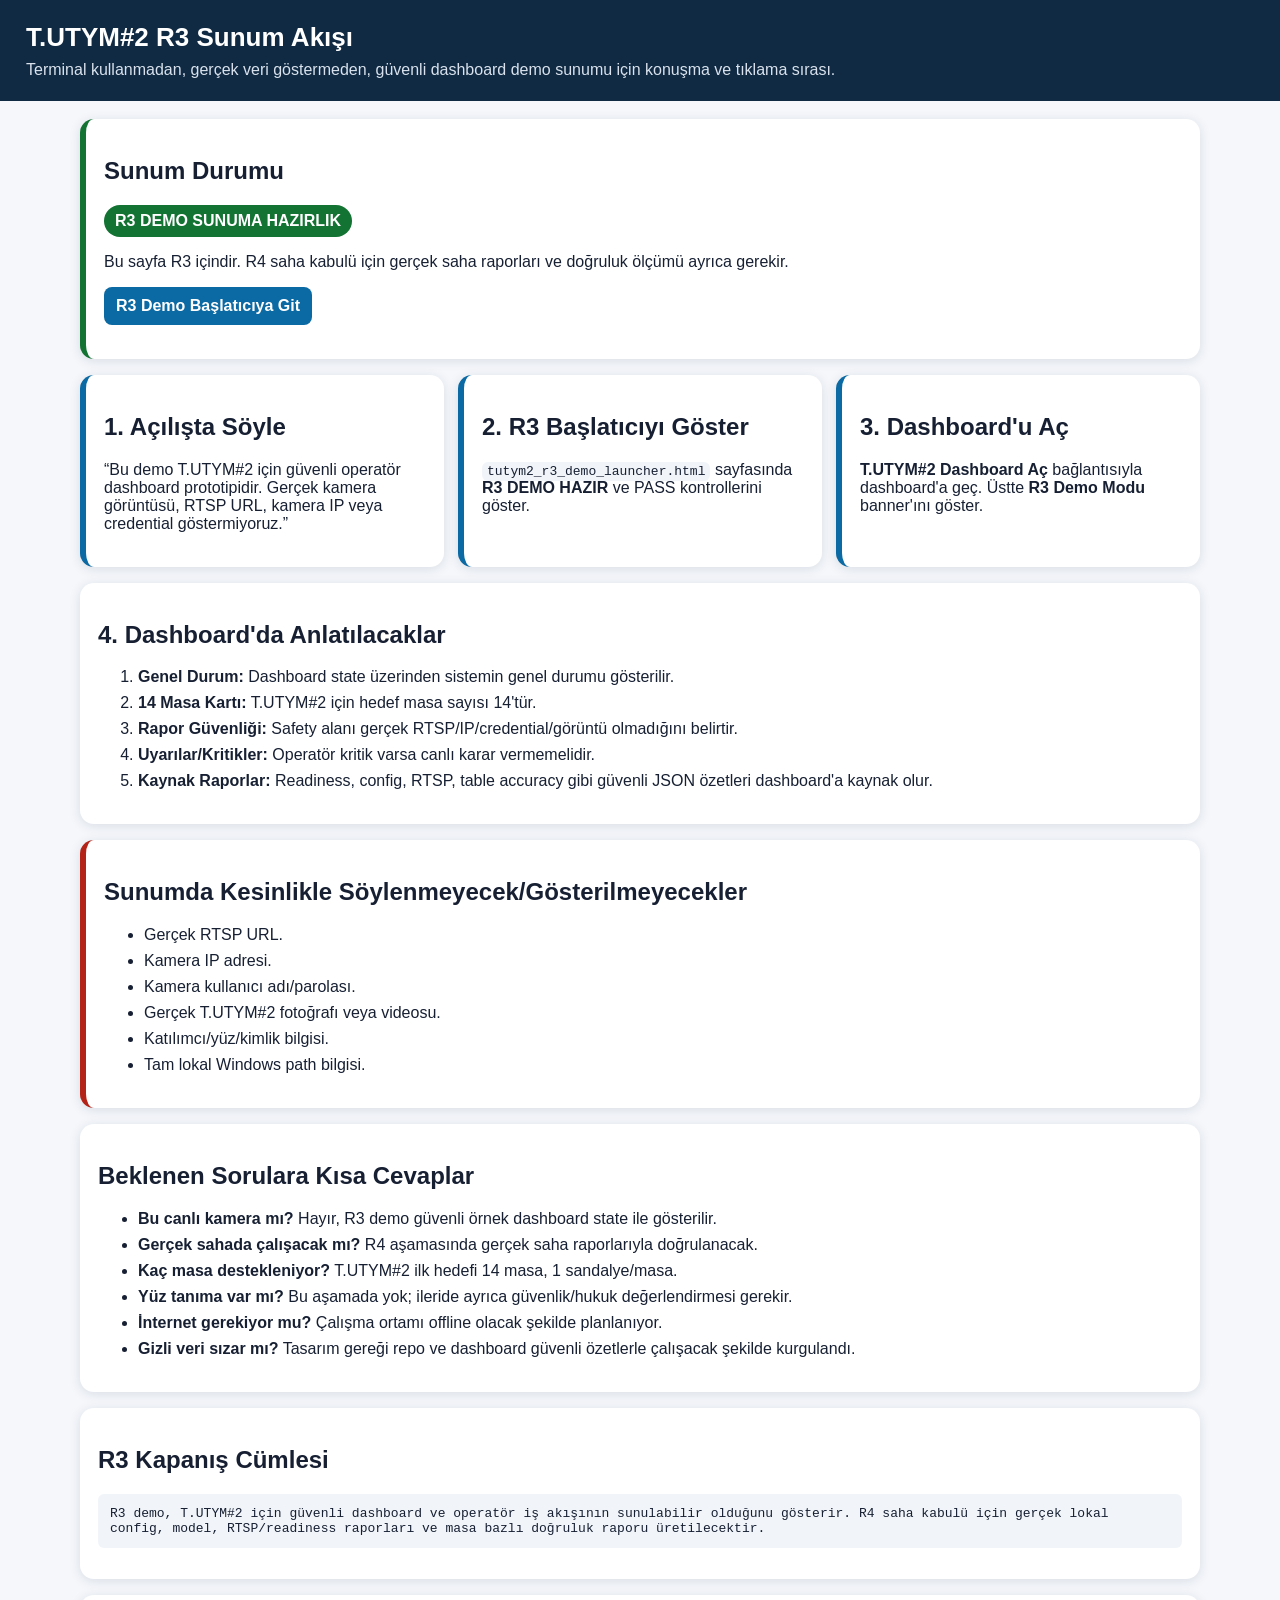
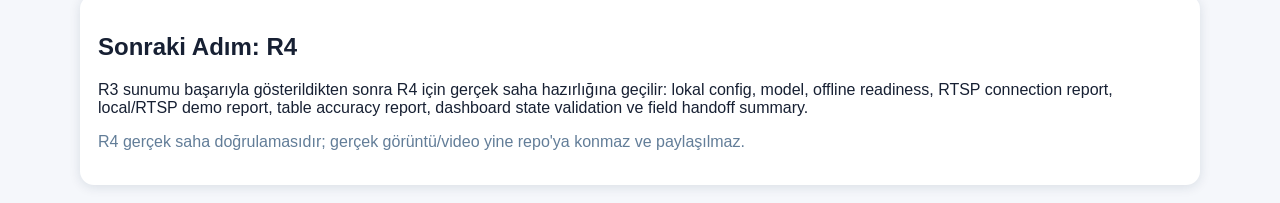
<file: app/ui/static/tutym2_r3_presentation.html>
<!doctype html>
<html lang="tr">
<head>
  <meta charset="utf-8" />
  <meta name="viewport" content="width=device-width, initial-scale=1" />
  <title>T.UTYM#2 R3 Sunum Akışı</title>
  <style>
    :root { color-scheme: light; --navy:#102a43; --blue:#0b69a3; --green:#137333; --yellow:#b7791f; --red:#b42318; --bg:#f5f7fb; --card:#fff; --muted:#627d98; font-family: Arial, sans-serif; }
    body { margin:0; background:var(--bg); color:#172033; }
    header { background:var(--navy); color:#fff; padding:22px 26px; }
    header h1 { margin:0 0 8px; font-size:26px; }
    header p { margin:0; color:#d9e2ec; }
    main { max-width:1120px; margin:0 auto; padding:18px; display:grid; gap:16px; }
    .card { background:var(--card); border-radius:14px; box-shadow:0 2px 12px rgb(16 42 67 / 12%); padding:18px; }
    .grid { display:grid; grid-template-columns:repeat(auto-fit, minmax(260px, 1fr)); gap:14px; }
    .pill { display:inline-block; border-radius:999px; padding:7px 11px; color:#fff; font-weight:700; background:var(--green); }
    .warn { background:var(--yellow); }
    .danger { border-left:6px solid var(--red); }
    .success { border-left:6px solid var(--green); }
    .step { border-left:6px solid var(--blue); }
    a.button { display:inline-block; border-radius:8px; background:var(--blue); color:#fff; padding:10px 12px; font-weight:700; text-decoration:none; }
    ol li, ul li { margin:8px 0; }
    code, pre { background:#f1f5f9; border-radius:6px; padding:2px 5px; }
    pre { padding:12px; overflow:auto; white-space:pre-wrap; }
    .muted { color:var(--muted); }
  </style>
</head>
<body>
  <header>
    <h1>T.UTYM#2 R3 Sunum Akışı</h1>
    <p>Terminal kullanmadan, gerçek veri göstermeden, güvenli dashboard demo sunumu için konuşma ve tıklama sırası.</p>
  </header>

  <main>
    <section class="card success">
      <h2>Sunum Durumu</h2>
      <p><span class="pill">R3 DEMO SUNUMA HAZIRLIK</span></p>
      <p>Bu sayfa R3 içindir. R4 saha kabulü için gerçek saha raporları ve doğruluk ölçümü ayrıca gerekir.</p>
      <p><a class="button" href="tutym2_r3_demo_launcher.html">R3 Demo Başlatıcıya Git</a></p>
    </section>

    <section class="grid">
      <div class="card step">
        <h2>1. Açılışta Söyle</h2>
        <p>“Bu demo T.UTYM#2 için güvenli operatör dashboard prototipidir. Gerçek kamera görüntüsü, RTSP URL, kamera IP veya credential göstermiyoruz.”</p>
      </div>
      <div class="card step">
        <h2>2. R3 Başlatıcıyı Göster</h2>
        <p><code>tutym2_r3_demo_launcher.html</code> sayfasında <strong>R3 DEMO HAZIR</strong> ve PASS kontrollerini göster.</p>
      </div>
      <div class="card step">
        <h2>3. Dashboard'u Aç</h2>
        <p><strong>T.UTYM#2 Dashboard Aç</strong> bağlantısıyla dashboard'a geç. Üstte <strong>R3 Demo Modu</strong> banner'ını göster.</p>
      </div>
    </section>

    <section class="card">
      <h2>4. Dashboard'da Anlatılacaklar</h2>
      <ol>
        <li><strong>Genel Durum:</strong> Dashboard state üzerinden sistemin genel durumu gösterilir.</li>
        <li><strong>14 Masa Kartı:</strong> T.UTYM#2 için hedef masa sayısı 14'tür.</li>
        <li><strong>Rapor Güvenliği:</strong> Safety alanı gerçek RTSP/IP/credential/görüntü olmadığını belirtir.</li>
        <li><strong>Uyarılar/Kritikler:</strong> Operatör kritik varsa canlı karar vermemelidir.</li>
        <li><strong>Kaynak Raporlar:</strong> Readiness, config, RTSP, table accuracy gibi güvenli JSON özetleri dashboard'a kaynak olur.</li>
      </ol>
    </section>

    <section class="card danger">
      <h2>Sunumda Kesinlikle Söylenmeyecek/Gösterilmeyecekler</h2>
      <ul>
        <li>Gerçek RTSP URL.</li>
        <li>Kamera IP adresi.</li>
        <li>Kamera kullanıcı adı/parolası.</li>
        <li>Gerçek T.UTYM#2 fotoğrafı veya videosu.</li>
        <li>Katılımcı/yüz/kimlik bilgisi.</li>
        <li>Tam lokal Windows path bilgisi.</li>
      </ul>
    </section>

    <section class="card">
      <h2>Beklenen Sorulara Kısa Cevaplar</h2>
      <ul>
        <li><strong>Bu canlı kamera mı?</strong> Hayır, R3 demo güvenli örnek dashboard state ile gösterilir.</li>
        <li><strong>Gerçek sahada çalışacak mı?</strong> R4 aşamasında gerçek saha raporlarıyla doğrulanacak.</li>
        <li><strong>Kaç masa destekleniyor?</strong> T.UTYM#2 ilk hedefi 14 masa, 1 sandalye/masa.</li>
        <li><strong>Yüz tanıma var mı?</strong> Bu aşamada yok; ileride ayrıca güvenlik/hukuk değerlendirmesi gerekir.</li>
        <li><strong>İnternet gerekiyor mu?</strong> Çalışma ortamı offline olacak şekilde planlanıyor.</li>
        <li><strong>Gizli veri sızar mı?</strong> Tasarım gereği repo ve dashboard güvenli özetlerle çalışacak şekilde kurgulandı.</li>
      </ul>
    </section>

    <section class="card">
      <h2>R3 Kapanış Cümlesi</h2>
      <pre>R3 demo, T.UTYM#2 için güvenli dashboard ve operatör iş akışının sunulabilir olduğunu gösterir. R4 saha kabulü için gerçek lokal config, model, RTSP/readiness raporları ve masa bazlı doğruluk raporu üretilecektir.</pre>
    </section>

    <section class="card">
      <h2>Sonraki Adım: R4</h2>
      <p>R3 sunumu başarıyla gösterildikten sonra R4 için gerçek saha hazırlığına geçilir: lokal config, model, offline readiness, RTSP connection report, local/RTSP demo report, table accuracy report, dashboard state validation ve field handoff summary.</p>
      <p class="muted">R4 gerçek saha doğrulamasıdır; gerçek görüntü/video yine repo'ya konmaz ve paylaşılmaz.</p>
    </section>
  </main>
</body>
</html>
</file>
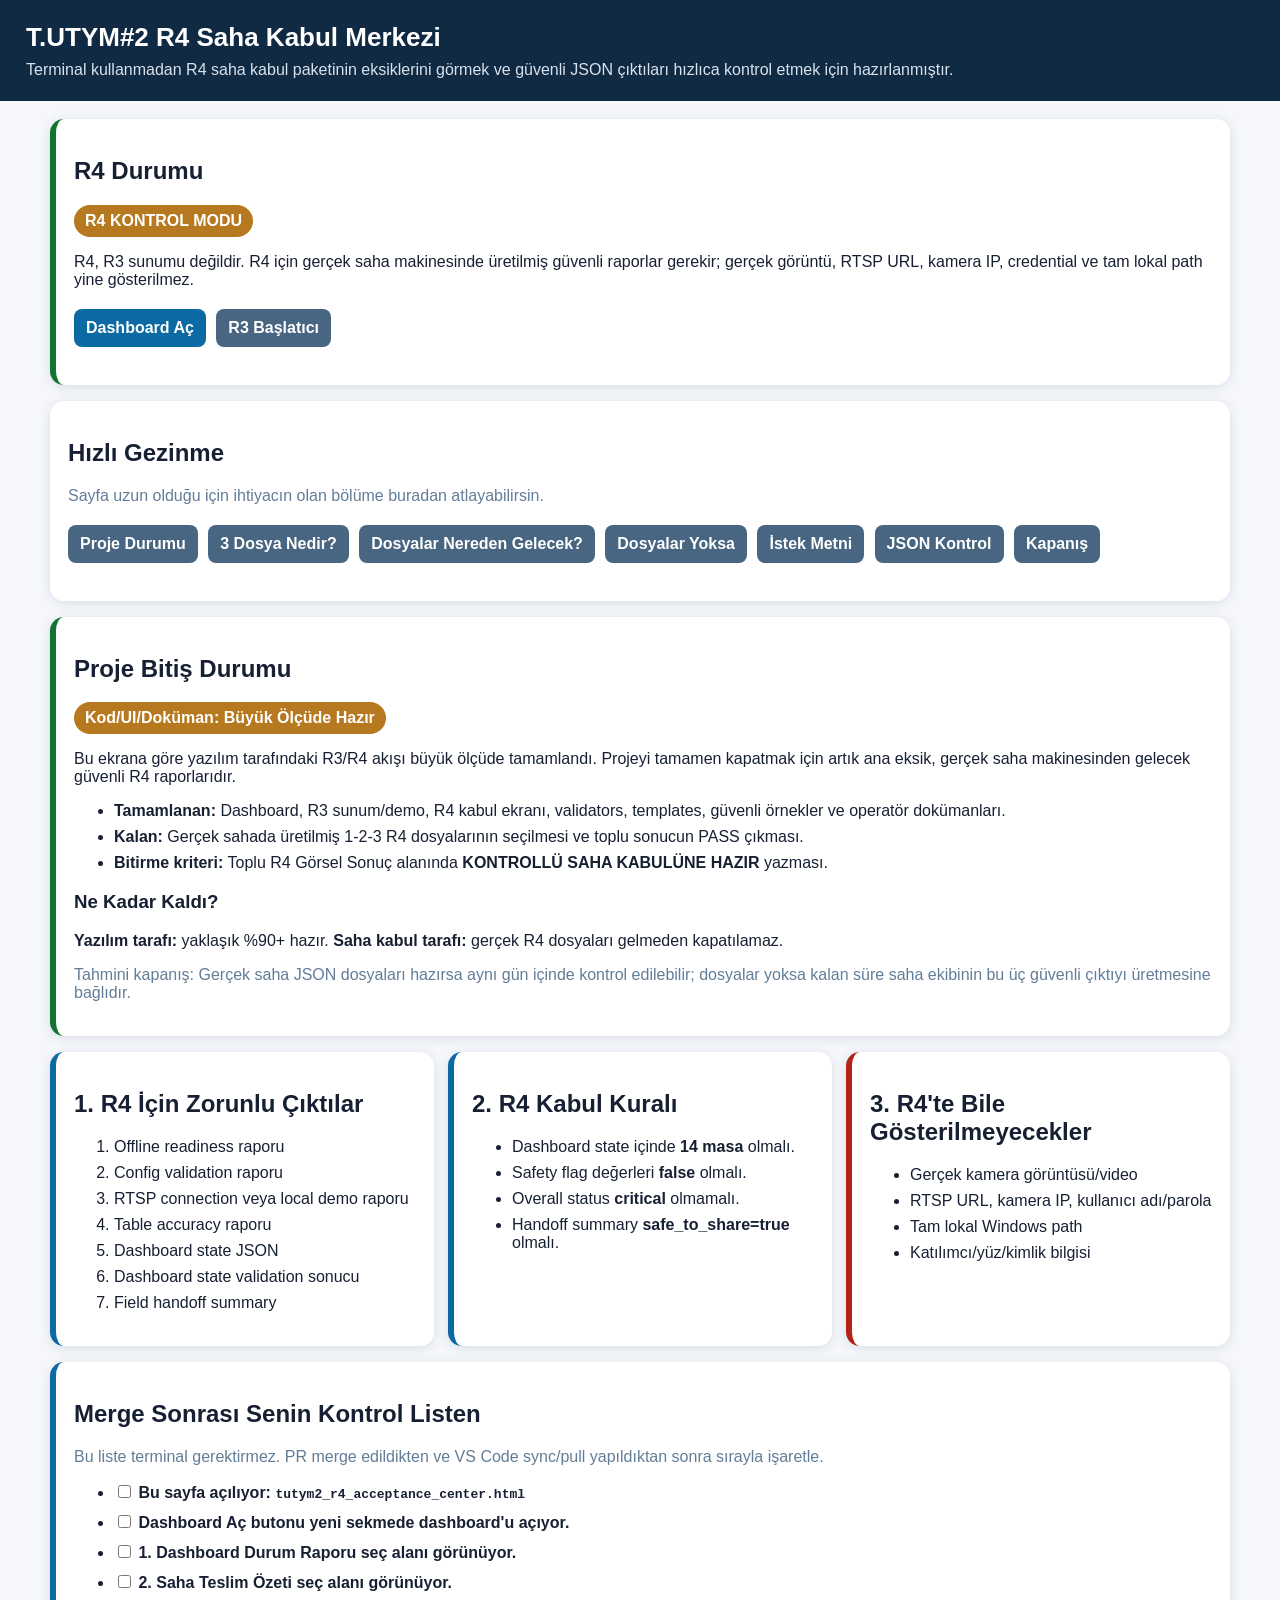
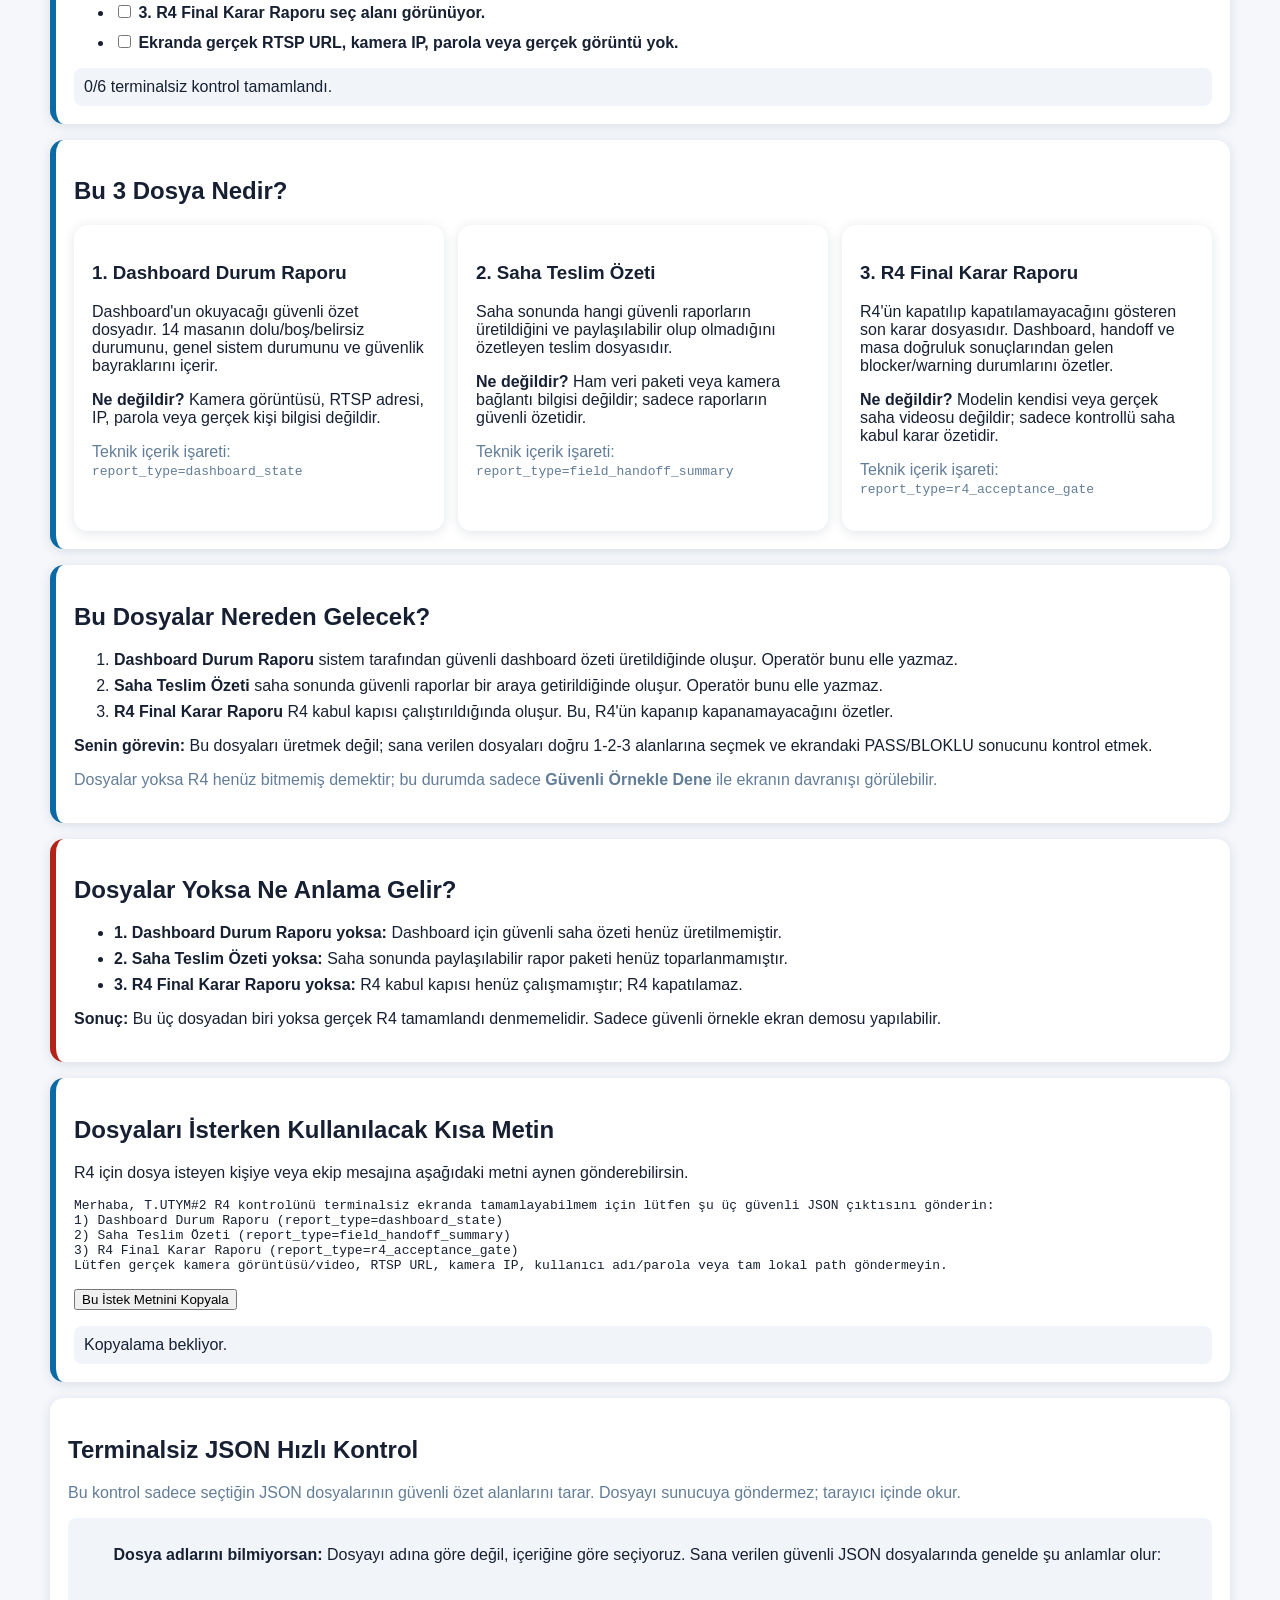
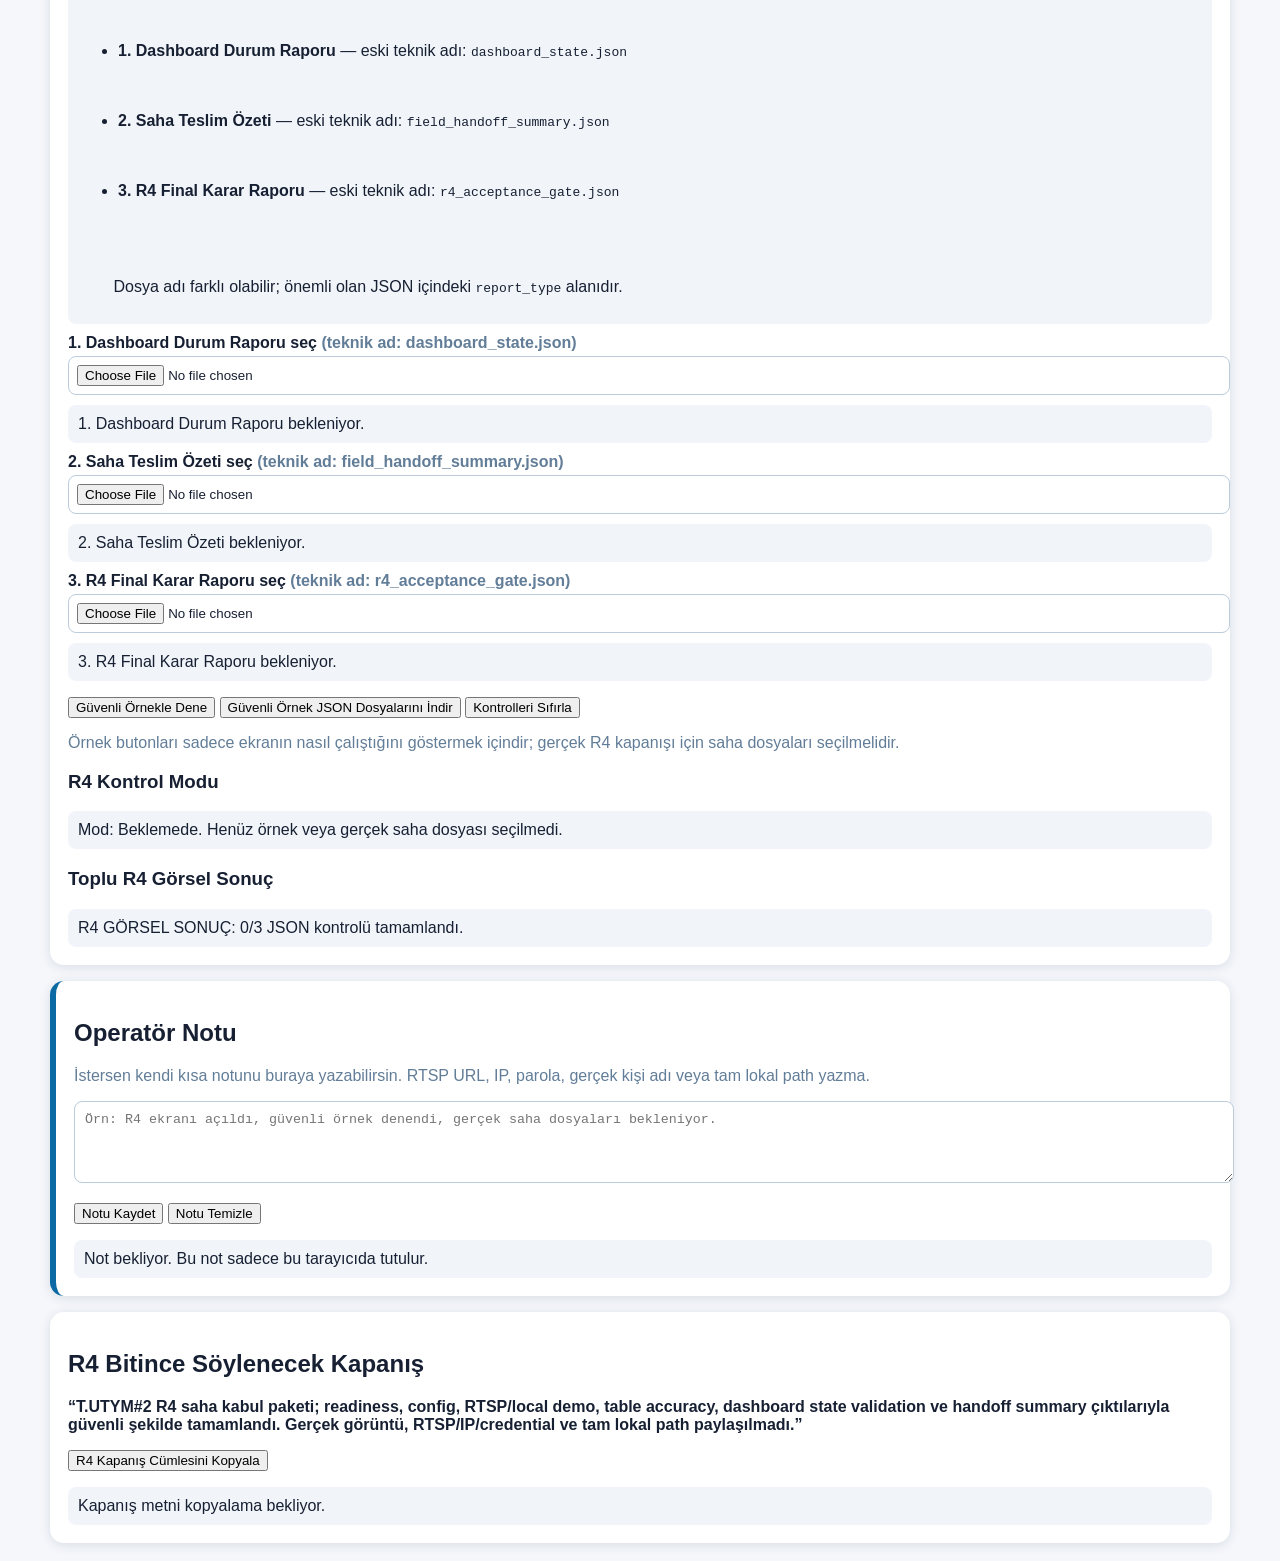
<file: app/ui/static/tutym2_r4_acceptance_center.html>
<!doctype html>
<html lang="tr">
<head>
  <meta charset="utf-8" />
  <meta name="viewport" content="width=device-width, initial-scale=1" />
  <title>T.UTYM#2 R4 Saha Kabul Merkezi</title>
  <style>
    :root { color-scheme: light; --navy:#102a43; --blue:#0b69a3; --green:#137333; --yellow:#b7791f; --red:#b42318; --gray:#627d98; --bg:#f5f7fb; --card:#fff; font-family:Arial, sans-serif; }
    body { margin:0; background:var(--bg); color:#172033; }
    header { background:var(--navy); color:#fff; padding:22px 26px; }
    header h1 { margin:0 0 8px; font-size:26px; }
    header p { margin:0; color:#d9e2ec; }
    main { max-width:1180px; margin:0 auto; padding:18px; display:grid; gap:16px; }
    .card { background:var(--card); border-radius:14px; box-shadow:0 2px 12px rgb(16 42 67 / 12%); padding:18px; }
    .grid { display:grid; grid-template-columns:repeat(auto-fit, minmax(280px, 1fr)); gap:14px; }
    .pill { display:inline-block; border-radius:999px; padding:7px 11px; color:#fff; font-weight:700; background:var(--yellow); }
    .pill.ready { background:var(--green); }
    .pill.blocked { background:var(--red); }
    .step { border-left:6px solid var(--blue); }
    .danger { border-left:6px solid var(--red); }
    .success { border-left:6px solid var(--green); }
    a.button { display:inline-block; border-radius:8px; background:var(--blue); color:#fff; padding:10px 12px; font-weight:700; text-decoration:none; margin:4px 6px 4px 0; }
    a.button.secondary { background:#486581; }
    label { display:block; font-weight:700; margin:10px 0 4px; }
    input[type="file"] { width:100%; padding:8px; border:1px solid #bcccdc; border-radius:8px; background:#fff; }
    .result { margin-top:10px; padding:10px; border-radius:8px; background:#f1f5f9; white-space:pre-wrap; }
    .pass { color:var(--green); font-weight:700; }
    .fail { color:var(--red); font-weight:700; }
    .muted { color:var(--gray); }
    ol li, ul li { margin:8px 0; }
  </style>
</head>
<body>
  <header>
    <h1>T.UTYM#2 R4 Saha Kabul Merkezi</h1>
    <p>Terminal kullanmadan R4 saha kabul paketinin eksiklerini görmek ve güvenli JSON çıktıları hızlıca kontrol etmek için hazırlanmıştır.</p>
  </header>

  <main>
    <section class="card success">
      <h2>R4 Durumu</h2>
      <p><span id="overall" class="pill">R4 KONTROL MODU</span></p>
      <p>R4, R3 sunumu değildir. R4 için gerçek saha makinesinde üretilmiş güvenli raporlar gerekir; gerçek görüntü, RTSP URL, kamera IP, credential ve tam lokal path yine gösterilmez.</p>
      <p>
        <a class="button" href="tutym2_dashboard.html" target="_blank" rel="noopener">Dashboard Aç</a>
        <a class="button secondary" href="tutym2_r3_demo_launcher.html" target="_blank" rel="noopener">R3 Başlatıcı</a>
      </p>
    </section>



    <section class="card">
      <h2>Hızlı Gezinme</h2>
      <p class="muted">Sayfa uzun olduğu için ihtiyacın olan bölüme buradan atlayabilirsin.</p>
      <p>
        <a class="button secondary" href="#project-status">Proje Durumu</a>
        <a class="button secondary" href="#report-meanings">3 Dosya Nedir?</a>
        <a class="button secondary" href="#report-sources">Dosyalar Nereden Gelecek?</a>
        <a class="button secondary" href="#missing-reports">Dosyalar Yoksa</a>
        <a class="button secondary" href="#request-text">İstek Metni</a>
        <a class="button secondary" href="#quick-check">JSON Kontrol</a>
        <a class="button secondary" href="#closing-text">Kapanış</a>
      </p>
    </section>

    <section class="card success">
      <h2 id="project-status">Proje Bitiş Durumu</h2>
      <p><span class="pill">Kod/UI/Doküman: Büyük Ölçüde Hazır</span></p>
      <p>Bu ekrana göre yazılım tarafındaki R3/R4 akışı büyük ölçüde tamamlandı. Projeyi tamamen kapatmak için artık ana eksik, gerçek saha makinesinden gelecek güvenli R4 raporlarıdır.</p>
      <ul>
        <li><strong>Tamamlanan:</strong> Dashboard, R3 sunum/demo, R4 kabul ekranı, validators, templates, güvenli örnekler ve operatör dokümanları.</li>
        <li><strong>Kalan:</strong> Gerçek sahada üretilmiş 1-2-3 R4 dosyalarının seçilmesi ve toplu sonucun PASS çıkması.</li>
        <li><strong>Bitirme kriteri:</strong> Toplu R4 Görsel Sonuç alanında <strong>KONTROLLÜ SAHA KABULÜNE HAZIR</strong> yazması.</li>
      </ul>
      <h3>Ne Kadar Kaldı?</h3>
      <p><strong>Yazılım tarafı:</strong> yaklaşık %90+ hazır. <strong>Saha kabul tarafı:</strong> gerçek R4 dosyaları gelmeden kapatılamaz.</p>
      <p class="muted">Tahmini kapanış: Gerçek saha JSON dosyaları hazırsa aynı gün içinde kontrol edilebilir; dosyalar yoksa kalan süre saha ekibinin bu üç güvenli çıktıyı üretmesine bağlıdır.</p>
    </section>

    <section class="grid">
      <div class="card step">
        <h2>1. R4 İçin Zorunlu Çıktılar</h2>
        <ol>
          <li>Offline readiness raporu</li>
          <li>Config validation raporu</li>
          <li>RTSP connection veya local demo raporu</li>
          <li>Table accuracy raporu</li>
          <li>Dashboard state JSON</li>
          <li>Dashboard state validation sonucu</li>
          <li>Field handoff summary</li>
        </ol>
      </div>
      <div class="card step">
        <h2>2. R4 Kabul Kuralı</h2>
        <ul>
          <li>Dashboard state içinde <strong>14 masa</strong> olmalı.</li>
          <li>Safety flag değerleri <strong>false</strong> olmalı.</li>
          <li>Overall status <strong>critical</strong> olmamalı.</li>
          <li>Handoff summary <strong>safe_to_share=true</strong> olmalı.</li>
        </ul>
      </div>
      <div class="card danger">
        <h2>3. R4'te Bile Gösterilmeyecekler</h2>
        <ul>
          <li>Gerçek kamera görüntüsü/video</li>
          <li>RTSP URL, kamera IP, kullanıcı adı/parola</li>
          <li>Tam lokal Windows path</li>
          <li>Katılımcı/yüz/kimlik bilgisi</li>
        </ul>
      </div>
    </section>


    <section class="card step">
      <h2>Merge Sonrası Senin Kontrol Listen</h2>
      <p class="muted">Bu liste terminal gerektirmez. PR merge edildikten ve VS Code sync/pull yapıldıktan sonra sırayla işaretle.</p>
      <ul class="operator-checklist" id="operatorChecklist">
        <li><label><input type="checkbox" data-check="open-r4" /> Bu sayfa açılıyor: <code>tutym2_r4_acceptance_center.html</code></label></li>
        <li><label><input type="checkbox" data-check="open-dashboard" /> <strong>Dashboard Aç</strong> butonu yeni sekmede dashboard'u açıyor.</label></li>
        <li><label><input type="checkbox" data-check="dashboard-state-picker" /> <strong>1. Dashboard Durum Raporu seç</strong> alanı görünüyor.</label></li>
        <li><label><input type="checkbox" data-check="handoff-picker" /> <strong>2. Saha Teslim Özeti seç</strong> alanı görünüyor.</label></li>
        <li><label><input type="checkbox" data-check="r4-gate-picker" /> <strong>3. R4 Final Karar Raporu seç</strong> alanı görünüyor.</label></li>
        <li><label><input type="checkbox" data-check="no-sensitive-data" /> Ekranda gerçek RTSP URL, kamera IP, parola veya gerçek görüntü yok.</label></li>
      </ul>
      <div id="operatorChecklistStatus" class="result">Kontrol listesi bekliyor.</div>
    </section>


    <section class="card step">
      <h2 id="report-meanings">Bu 3 Dosya Nedir?</h2>
      <div class="grid">
        <div class="card">
          <h3>1. Dashboard Durum Raporu</h3>
          <p>Dashboard'un okuyacağı güvenli özet dosyadır. 14 masanın dolu/boş/belirsiz durumunu, genel sistem durumunu ve güvenlik bayraklarını içerir.</p>
          <p><strong>Ne değildir?</strong> Kamera görüntüsü, RTSP adresi, IP, parola veya gerçek kişi bilgisi değildir.</p>
          <p class="muted">Teknik içerik işareti: <code>report_type=dashboard_state</code></p>
        </div>
        <div class="card">
          <h3>2. Saha Teslim Özeti</h3>
          <p>Saha sonunda hangi güvenli raporların üretildiğini ve paylaşılabilir olup olmadığını özetleyen teslim dosyasıdır.</p>
          <p><strong>Ne değildir?</strong> Ham veri paketi veya kamera bağlantı bilgisi değildir; sadece raporların güvenli özetidir.</p>
          <p class="muted">Teknik içerik işareti: <code>report_type=field_handoff_summary</code></p>
        </div>
        <div class="card">
          <h3>3. R4 Final Karar Raporu</h3>
          <p>R4'ün kapatılıp kapatılamayacağını gösteren son karar dosyasıdır. Dashboard, handoff ve masa doğruluk sonuçlarından gelen blocker/warning durumlarını özetler.</p>
          <p><strong>Ne değildir?</strong> Modelin kendisi veya gerçek saha videosu değildir; sadece kontrollü saha kabul karar özetidir.</p>
          <p class="muted">Teknik içerik işareti: <code>report_type=r4_acceptance_gate</code></p>
        </div>
      </div>
    </section>


    <section class="card step">
      <h2 id="report-sources">Bu Dosyalar Nereden Gelecek?</h2>
      <ol>
        <li><strong>Dashboard Durum Raporu</strong> sistem tarafından güvenli dashboard özeti üretildiğinde oluşur. Operatör bunu elle yazmaz.</li>
        <li><strong>Saha Teslim Özeti</strong> saha sonunda güvenli raporlar bir araya getirildiğinde oluşur. Operatör bunu elle yazmaz.</li>
        <li><strong>R4 Final Karar Raporu</strong> R4 kabul kapısı çalıştırıldığında oluşur. Bu, R4'ün kapanıp kapanamayacağını özetler.</li>
      </ol>
      <p><strong>Senin görevin:</strong> Bu dosyaları üretmek değil; sana verilen dosyaları doğru 1-2-3 alanlarına seçmek ve ekrandaki PASS/BLOKLU sonucunu kontrol etmek.</p>
      <p class="muted">Dosyalar yoksa R4 henüz bitmemiş demektir; bu durumda sadece <strong>Güvenli Örnekle Dene</strong> ile ekranın davranışı görülebilir.</p>
    </section>


    <section class="card danger">
      <h2 id="missing-reports">Dosyalar Yoksa Ne Anlama Gelir?</h2>
      <ul>
        <li><strong>1. Dashboard Durum Raporu yoksa:</strong> Dashboard için güvenli saha özeti henüz üretilmemiştir.</li>
        <li><strong>2. Saha Teslim Özeti yoksa:</strong> Saha sonunda paylaşılabilir rapor paketi henüz toparlanmamıştır.</li>
        <li><strong>3. R4 Final Karar Raporu yoksa:</strong> R4 kabul kapısı henüz çalışmamıştır; R4 kapatılamaz.</li>
      </ul>
      <p><strong>Sonuç:</strong> Bu üç dosyadan biri yoksa gerçek R4 tamamlandı denmemelidir. Sadece güvenli örnekle ekran demosu yapılabilir.</p>
    </section>


    <section class="card step">
      <h2 id="request-text">Dosyaları İsterken Kullanılacak Kısa Metin</h2>
      <p>R4 için dosya isteyen kişiye veya ekip mesajına aşağıdaki metni aynen gönderebilirsin.</p>
      <pre id="r4RequestText">Merhaba, T.UTYM#2 R4 kontrolünü terminalsiz ekranda tamamlayabilmem için lütfen şu üç güvenli JSON çıktısını gönderin:
1) Dashboard Durum Raporu (report_type=dashboard_state)
2) Saha Teslim Özeti (report_type=field_handoff_summary)
3) R4 Final Karar Raporu (report_type=r4_acceptance_gate)
Lütfen gerçek kamera görüntüsü/video, RTSP URL, kamera IP, kullanıcı adı/parola veya tam lokal path göndermeyin.</pre>
      <p><button id="copyR4RequestText" type="button">Bu İstek Metnini Kopyala</button></p>
      <div id="copyR4RequestStatus" class="result">Kopyalama bekliyor.</div>
    </section>

    <section class="card">
      <h2 id="quick-check">Terminalsiz JSON Hızlı Kontrol</h2>
      <p class="muted">Bu kontrol sadece seçtiğin JSON dosyalarının güvenli özet alanlarını tarar. Dosyayı sunucuya göndermez; tarayıcı içinde okur.</p>
      <div class="result">
        <strong>Dosya adlarını bilmiyorsan:</strong> Dosyayı adına göre değil, içeriğine göre seçiyoruz. Sana verilen güvenli JSON dosyalarında genelde şu anlamlar olur:
        <ul>
          <li><strong>1. Dashboard Durum Raporu</strong> — eski teknik adı: <code>dashboard_state.json</code></li>
          <li><strong>2. Saha Teslim Özeti</strong> — eski teknik adı: <code>field_handoff_summary.json</code></li>
          <li><strong>3. R4 Final Karar Raporu</strong> — eski teknik adı: <code>r4_acceptance_gate.json</code></li>
        </ul>
        Dosya adı farklı olabilir; önemli olan JSON içindeki <code>report_type</code> alanıdır.
      </div>

      <label for="dashboardState">1. Dashboard Durum Raporu seç <span class="muted">(teknik ad: dashboard_state.json)</span></label>
      <input id="dashboardState" type="file" accept="application/json,.json" />
      <div id="dashboardResult" class="result">1. Dashboard Durum Raporu bekleniyor.</div>

      <label for="handoffSummary">2. Saha Teslim Özeti seç <span class="muted">(teknik ad: field_handoff_summary.json)</span></label>
      <input id="handoffSummary" type="file" accept="application/json,.json" />
      <div id="handoffResult" class="result">2. Saha Teslim Özeti bekleniyor.</div>

      <label for="r4Gate">3. R4 Final Karar Raporu seç <span class="muted">(teknik ad: r4_acceptance_gate.json)</span></label>
      <input id="r4Gate" type="file" accept="application/json,.json" />
      <div id="r4GateResult" class="result">3. R4 Final Karar Raporu bekleniyor.</div>
      <p><button id="loadSafeR4Example" type="button">Güvenli Örnekle Dene</button> <button id="downloadSafeR4Examples" type="button">Güvenli Örnek JSON Dosyalarını İndir</button> <button id="resetR4Checks" type="button">Kontrolleri Sıfırla</button></p>
      <p class="muted">Örnek butonları sadece ekranın nasıl çalıştığını göstermek içindir; gerçek R4 kapanışı için saha dosyaları seçilmelidir.</p>
      <h3>R4 Kontrol Modu</h3>
      <div id="r4ModeResult" class="result">Mod: Beklemede. Henüz örnek veya gerçek saha dosyası seçilmedi.</div>
      <h3>Toplu R4 Görsel Sonuç</h3>
      <div id="r4AggregateResult" class="result">Henüz tüm R4 JSON kontrolleri tamamlanmadı.</div>
    </section>


    <section class="card step">
      <h2>Operatör Notu</h2>
      <p class="muted">İstersen kendi kısa notunu buraya yazabilirsin. RTSP URL, IP, parola, gerçek kişi adı veya tam lokal path yazma.</p>
      <textarea id="operatorNote" rows="4" style="width:100%; border:1px solid #bcccdc; border-radius:8px; padding:10px;" placeholder="Örn: R4 ekranı açıldı, güvenli örnek denendi, gerçek saha dosyaları bekleniyor."></textarea>
      <p><button id="saveOperatorNote" type="button">Notu Kaydet</button> <button id="clearOperatorNote" type="button">Notu Temizle</button></p>
      <div id="operatorNoteStatus" class="result">Not bekliyor. Bu not sadece bu tarayıcıda tutulur.</div>
    </section>

    <section class="card">
      <h2 id="closing-text">R4 Bitince Söylenecek Kapanış</h2>
      <p><strong id="r4ClosingText">“T.UTYM#2 R4 saha kabul paketi; readiness, config, RTSP/local demo, table accuracy, dashboard state validation ve handoff summary çıktılarıyla güvenli şekilde tamamlandı. Gerçek görüntü, RTSP/IP/credential ve tam lokal path paylaşılmadı.”</strong></p>
      <p><button id="copyR4ClosingText" type="button">R4 Kapanış Cümlesini Kopyala</button></p>
      <div id="copyR4ClosingStatus" class="result">Kapanış metni kopyalama bekliyor.</div>
    </section>
  </main>

  <script>
    const requiredSafetyKeys = ["contains_rtsp_url", "contains_credentials", "contains_image_or_video", "contains_full_local_path"];
    const requiredGateSafetyKeys = ["contains_rtsp_url", "contains_credentials", "contains_image_or_video", "contains_full_local_path", "contains_ip_address"];
    const quickCheckState = { dashboard_state: null, handoff_summary: null, r4_gate: null };
    const safeExampleFiles = {
      'ornek_dashboard_durum_raporu.json': {
        report_type: 'dashboard_state', site: 'T.UTYM#2', camera_id: 'TUTYM2-CAM-001', overall_status: 'ready',
        tables: Array.from({ length: 14 }, (_, index) => ({ table_id: `T${String(index + 1).padStart(2, '0')}`, status: 'empty', confidence: 0.99 })),
        safety: { contains_rtsp_url: false, contains_credentials: false, contains_image_or_video: false, contains_full_local_path: false }
      },
      'ornek_saha_teslim_ozeti.json': {
        report_type: 'field_handoff_summary', site: 'T.UTYM#2', overall_status: 'ready',
        shareable_summary: { safe_to_share: true, generated_reports: 3, note: 'Güvenli örnek teslim özeti' }
      },
      'ornek_r4_final_karar_raporu.json': {
        report_type: 'r4_acceptance_gate', site: 'T.UTYM#2', camera_id: 'TUTYM2-CAM-001', overall_status: 'ready',
        ready_for_controlled_field_acceptance: true, blockers: [], summary: { table_count: 14, warning_count: 0 },
        safety: { contains_rtsp_url: false, contains_credentials: false, contains_image_or_video: false, contains_full_local_path: false, contains_ip_address: false }
      }
    };
    let r4ControlMode = 'waiting';

    function render(target, lines, ok) {
      target.innerHTML = lines.map((line) => `<div class="${ok ? 'pass' : 'fail'}">${line}</div>`).join('');
    }

    function hasUnsafeText(value) {
      const text = JSON.stringify(value).toLowerCase();
      return text.includes('rtsp://') || text.includes('password') || text.includes('credential') || /\b(?:\d{1,3}\.){3}\d{1,3}\b/.test(text);
    }

    function updateR4Mode(mode) {
      r4ControlMode = mode;
      const target = document.getElementById('r4ModeResult');
      if (mode === 'demo') {
        target.textContent = 'Mod: GÜVENLİ ÖRNEK DEMO. Bu resmi R4 kapanışı değildir.';
        target.className = 'result';
        return;
      }
      if (mode === 'real') {
        target.textContent = 'Mod: GERÇEK SAHA DOSYALARI. Sonuç R4 değerlendirmesi için kullanılabilir.';
        target.className = 'result pass';
        return;
      }
      target.textContent = 'Mod: Beklemede. Henüz örnek veya gerçek saha dosyası seçilmedi.';
      target.className = 'result';
    }

    function updateAggregateResult() {
      const target = document.getElementById('r4AggregateResult');
      const entries = Object.entries(quickCheckState);
      const passed = entries.filter(([, value]) => value === true).length;
      const failed = entries.filter(([, value]) => value === false).length;
      if (failed > 0) {
        target.textContent = `R4 GÖRSEL SONUÇ: BLOKLU (${failed} kontrol başarısız).`;
        target.className = 'result fail';
        return;
      }
      if (passed === entries.length) {
        target.textContent = 'R4 GÖRSEL SONUÇ: KONTROLLÜ SAHA KABULÜNE HAZIR.';
        target.className = 'result pass';
        return;
      }
      target.textContent = `R4 GÖRSEL SONUÇ: ${passed}/${entries.length} JSON kontrolü tamamlandı.`;
      target.className = 'result';
    }

    async function readJson(file) {
      return JSON.parse(await file.text());
    }

    function updateOperatorChecklist() {
      const checks = [...document.querySelectorAll('#operatorChecklist input[type="checkbox"]')];
      const completed = checks.filter((item) => item.checked).length;
      const target = document.getElementById('operatorChecklistStatus');
      target.textContent = `${completed}/${checks.length} terminalsiz kontrol tamamlandı.`;
      target.className = `result ${completed === checks.length ? 'pass' : ''}`;
      localStorage.setItem('tutym2_r4_operator_checklist', JSON.stringify(checks.map((item) => [item.dataset.check, item.checked])));
    }

    const savedOperatorNote = localStorage.getItem('tutym2_r4_operator_note') || '';
    document.getElementById('operatorNote').value = savedOperatorNote;
    document.getElementById('saveOperatorNote').addEventListener('click', () => {
      const value = document.getElementById('operatorNote').value;
      const target = document.getElementById('operatorNoteStatus');
      if (/rtsp:\/\//i.test(value) || /\b(?:\d{1,3}\.){3}\d{1,3}\b/.test(value) || /password|parola|credential/i.test(value) || /[A-Za-z]:\\/.test(value)) {
        target.textContent = 'Not kaydedilmedi: Hassas bilgi gibi görünen ifade var.';
        target.className = 'result fail';
        return;
      }
      localStorage.setItem('tutym2_r4_operator_note', value);
      target.textContent = 'PASS: Operatör notu bu tarayıcıda kaydedildi.';
      target.className = 'result pass';
    });
    document.getElementById('clearOperatorNote').addEventListener('click', () => {
      document.getElementById('operatorNote').value = '';
      localStorage.removeItem('tutym2_r4_operator_note');
      document.getElementById('operatorNoteStatus').textContent = 'Not temizlendi.';
      document.getElementById('operatorNoteStatus').className = 'result';
    });

    document.getElementById('copyR4ClosingText').addEventListener('click', async () => {
      const text = document.getElementById('r4ClosingText').innerText;
      const target = document.getElementById('copyR4ClosingStatus');
      const allRealR4ChecksPassed = r4ControlMode === 'real' && Object.values(quickCheckState).every((value) => value === true);
      if (!allRealR4ChecksPassed) {
        target.textContent = 'Kapanış metni kopyalanmadı: Önce gerçek saha dosyalarıyla üç R4 kontrolü PASS olmalı.';
        target.className = 'result fail';
        return;
      }
      try {
        await navigator.clipboard.writeText(text);
        target.textContent = 'PASS: R4 kapanış cümlesi panoya kopyalandı.';
        target.className = 'result pass';
      } catch (error) {
        target.textContent = 'Kopyalama otomatik yapılamadı; kapanış cümlesini elle seçip kopyalayabilirsin.';
        target.className = 'result';
      }
    });

    document.getElementById('copyR4RequestText').addEventListener('click', async () => {
      const text = document.getElementById('r4RequestText').innerText;
      const target = document.getElementById('copyR4RequestStatus');
      try {
        await navigator.clipboard.writeText(text);
        target.textContent = 'PASS: R4 dosya istek metni panoya kopyalandı.';
        target.className = 'result pass';
      } catch (error) {
        target.textContent = 'Kopyalama otomatik yapılamadı; metni elle seçip kopyalayabilirsin.';
        target.className = 'result';
      }
    });

    const savedChecklist = new Map(JSON.parse(localStorage.getItem('tutym2_r4_operator_checklist') || '[]'));
    document.querySelectorAll('#operatorChecklist input[type="checkbox"]').forEach((item) => {
      item.checked = savedChecklist.get(item.dataset.check) === true;
      item.addEventListener('change', updateOperatorChecklist);
    });
    updateOperatorChecklist();
    updateR4Mode('waiting');
    updateAggregateResult();

    document.getElementById('resetR4Checks').addEventListener('click', () => {
      quickCheckState.dashboard_state = null;
      quickCheckState.handoff_summary = null;
      quickCheckState.r4_gate = null;
      document.getElementById('dashboardResult').textContent = '1. Dashboard Durum Raporu bekleniyor.';
      document.getElementById('handoffResult').textContent = '2. Saha Teslim Özeti bekleniyor.';
      document.getElementById('r4GateResult').textContent = '3. R4 Final Karar Raporu bekleniyor.';
      updateR4Mode('waiting');
      updateAggregateResult();
    });

    document.getElementById('loadSafeR4Example').addEventListener('click', () => {
      quickCheckState.dashboard_state = true;
      quickCheckState.handoff_summary = true;
      quickCheckState.r4_gate = true;
      render(document.getElementById('dashboardResult'), ['PASS: Güvenli örnek Dashboard Durum Raporu yüklendi.'], true);
      render(document.getElementById('handoffResult'), ['PASS: Güvenli örnek Saha Teslim Özeti yüklendi.'], true);
      render(document.getElementById('r4GateResult'), ['PASS: Güvenli örnek R4 Final Karar Raporu yüklendi.'], true);
      updateR4Mode('demo');
      updateAggregateResult();
    });

    document.getElementById('downloadSafeR4Examples').addEventListener('click', () => {
      for (const [filename, payload] of Object.entries(safeExampleFiles)) {
        const blob = new Blob([JSON.stringify(payload, null, 2)], { type: 'application/json' });
        const url = URL.createObjectURL(blob);
        const link = document.createElement('a');
        link.href = url;
        link.download = filename;
        document.body.appendChild(link);
        link.click();
        link.remove();
        URL.revokeObjectURL(url);
      }
      render(document.getElementById('dashboardResult'), ['PASS: Güvenli örnek JSON dosyaları indirildi. Bunlar sadece deneme içindir.'], true);
      updateR4Mode('demo');
      updateAggregateResult();
    });

    document.getElementById('dashboardState').addEventListener('change', async (event) => {
      const target = document.getElementById('dashboardResult');
      const file = event.target.files[0];
      if (!file) return;
      updateR4Mode('real');
      try {
        const payload = await readJson(file);
        const failures = [];
        if (payload.report_type !== 'dashboard_state') failures.push('FAIL: report_type dashboard_state olmalı.');
        if (payload.site !== 'T.UTYM#2') failures.push('FAIL: site T.UTYM#2 olmalı.');
        if (payload.camera_id !== 'TUTYM2-CAM-001') failures.push('FAIL: camera_id TUTYM2-CAM-001 olmalı.');
        if (!Array.isArray(payload.tables) || payload.tables.length !== 14) failures.push('FAIL: tables tam 14 kayıt olmalı.');
        if (payload.overall_status === 'critical') failures.push('FAIL: overall_status critical olmamalı.');
        const safety = payload.safety || {};
        for (const key of requiredSafetyKeys) {
          if (safety[key] !== false) failures.push(`FAIL: safety.${key} false olmalı.`);
        }
        if (hasUnsafeText(payload)) failures.push('FAIL: JSON içinde hassas metin paterni bulundu.');
        quickCheckState.dashboard_state = failures.length === 0;
        render(target, failures.length ? failures : ['PASS: dashboard_state R4 hızlı kontrolünden geçti.'], failures.length === 0);
        updateAggregateResult();
      } catch (error) {
        quickCheckState.dashboard_state = false;
        render(target, [`FAIL: JSON okunamadı: ${error.message}`], false);
        updateAggregateResult();
      }
    });

    document.getElementById('handoffSummary').addEventListener('change', async (event) => {
      const target = document.getElementById('handoffResult');
      const file = event.target.files[0];
      if (!file) return;
      updateR4Mode('real');
      try {
        const payload = await readJson(file);
        const failures = [];
        if (payload.report_type !== 'field_handoff_summary') failures.push('FAIL: report_type field_handoff_summary olmalı.');
        if (payload.site !== 'T.UTYM#2') failures.push('FAIL: site T.UTYM#2 olmalı.');
        if (payload.overall_status === 'critical') failures.push('FAIL: overall_status critical olmamalı.');
        if (!payload.shareable_summary || payload.shareable_summary.safe_to_share !== true) failures.push('FAIL: shareable_summary.safe_to_share true olmalı.');
        if (hasUnsafeText(payload)) failures.push('FAIL: JSON içinde hassas metin paterni bulundu.');
        quickCheckState.handoff_summary = failures.length === 0;
        render(target, failures.length ? failures : ['PASS: field_handoff_summary R4 hızlı kontrolünden geçti.'], failures.length === 0);
        updateAggregateResult();
      } catch (error) {
        quickCheckState.handoff_summary = false;
        render(target, [`FAIL: JSON okunamadı: ${error.message}`], false);
        updateAggregateResult();
      }
    });

    document.getElementById('r4Gate').addEventListener('change', async (event) => {
      const target = document.getElementById('r4GateResult');
      const file = event.target.files[0];
      if (!file) return;
      updateR4Mode('real');
      try {
        const payload = await readJson(file);
        const failures = [];
        if (payload.report_type !== 'r4_acceptance_gate') failures.push('FAIL: report_type r4_acceptance_gate olmalı.');
        if (payload.site !== 'T.UTYM#2') failures.push('FAIL: site T.UTYM#2 olmalı.');
        if (payload.camera_id !== 'TUTYM2-CAM-001') failures.push('FAIL: camera_id TUTYM2-CAM-001 olmalı.');
        if (!['ready', 'ready_with_warnings'].includes(payload.overall_status)) failures.push('FAIL: overall_status ready veya ready_with_warnings olmalı.');
        if (payload.ready_for_controlled_field_acceptance !== true) failures.push('FAIL: ready_for_controlled_field_acceptance true olmalı.');
        if (Array.isArray(payload.blockers) && payload.blockers.length > 0) failures.push('FAIL: blockers boş olmalı.');
        const summary = payload.summary || {};
        if (summary.table_count !== 14) failures.push('FAIL: summary.table_count 14 olmalı.');
        const safety = payload.safety || {};
        for (const key of requiredGateSafetyKeys) {
          if (safety[key] !== false) failures.push(`FAIL: safety.${key} false olmalı.`);
        }
        if (hasUnsafeText(payload)) failures.push('FAIL: JSON içinde hassas metin paterni bulundu.');
        quickCheckState.r4_gate = failures.length === 0;
        render(target, failures.length ? failures : ['PASS: r4_acceptance_gate R4 kapanış kontrolünden geçti.'], failures.length === 0);
        updateAggregateResult();
      } catch (error) {
        quickCheckState.r4_gate = false;
        render(target, [`FAIL: JSON okunamadı: ${error.message}`], false);
        updateAggregateResult();
      }
    });
  </script>
</body>
</html>
</file>
